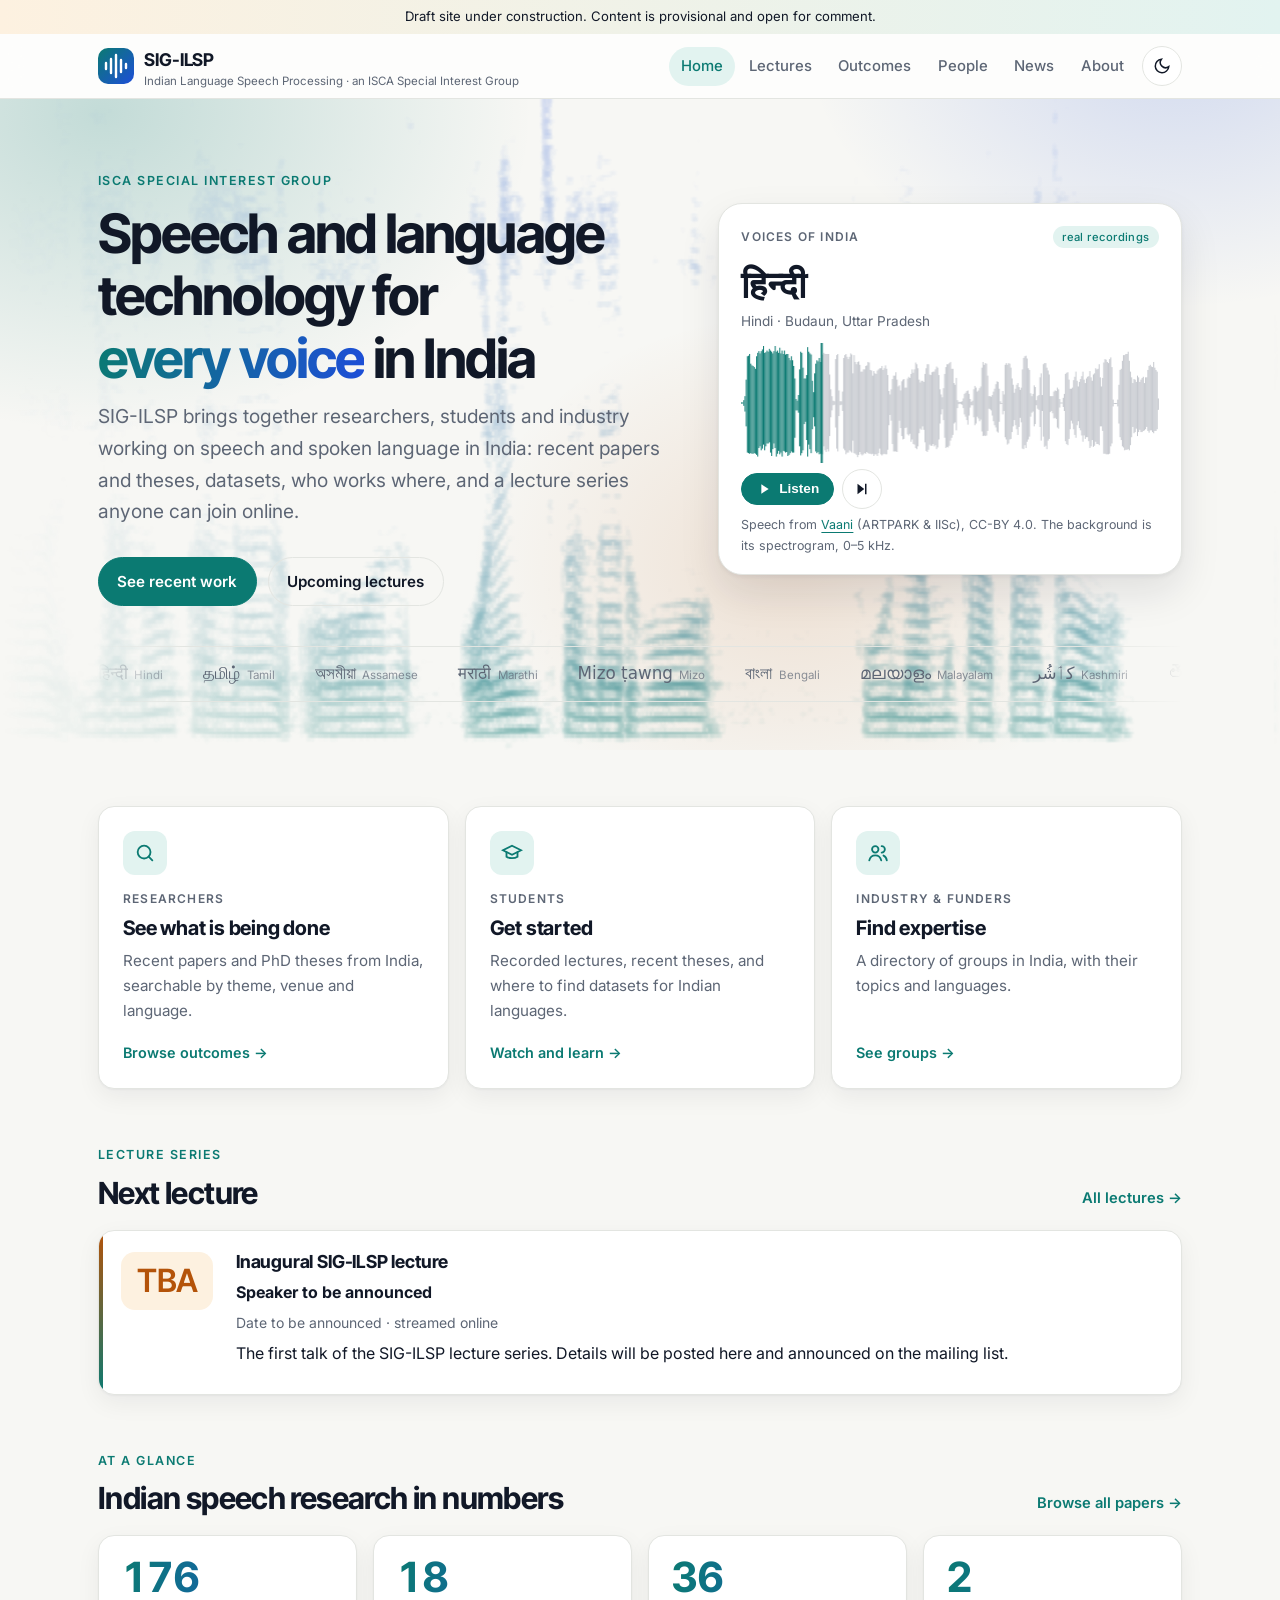
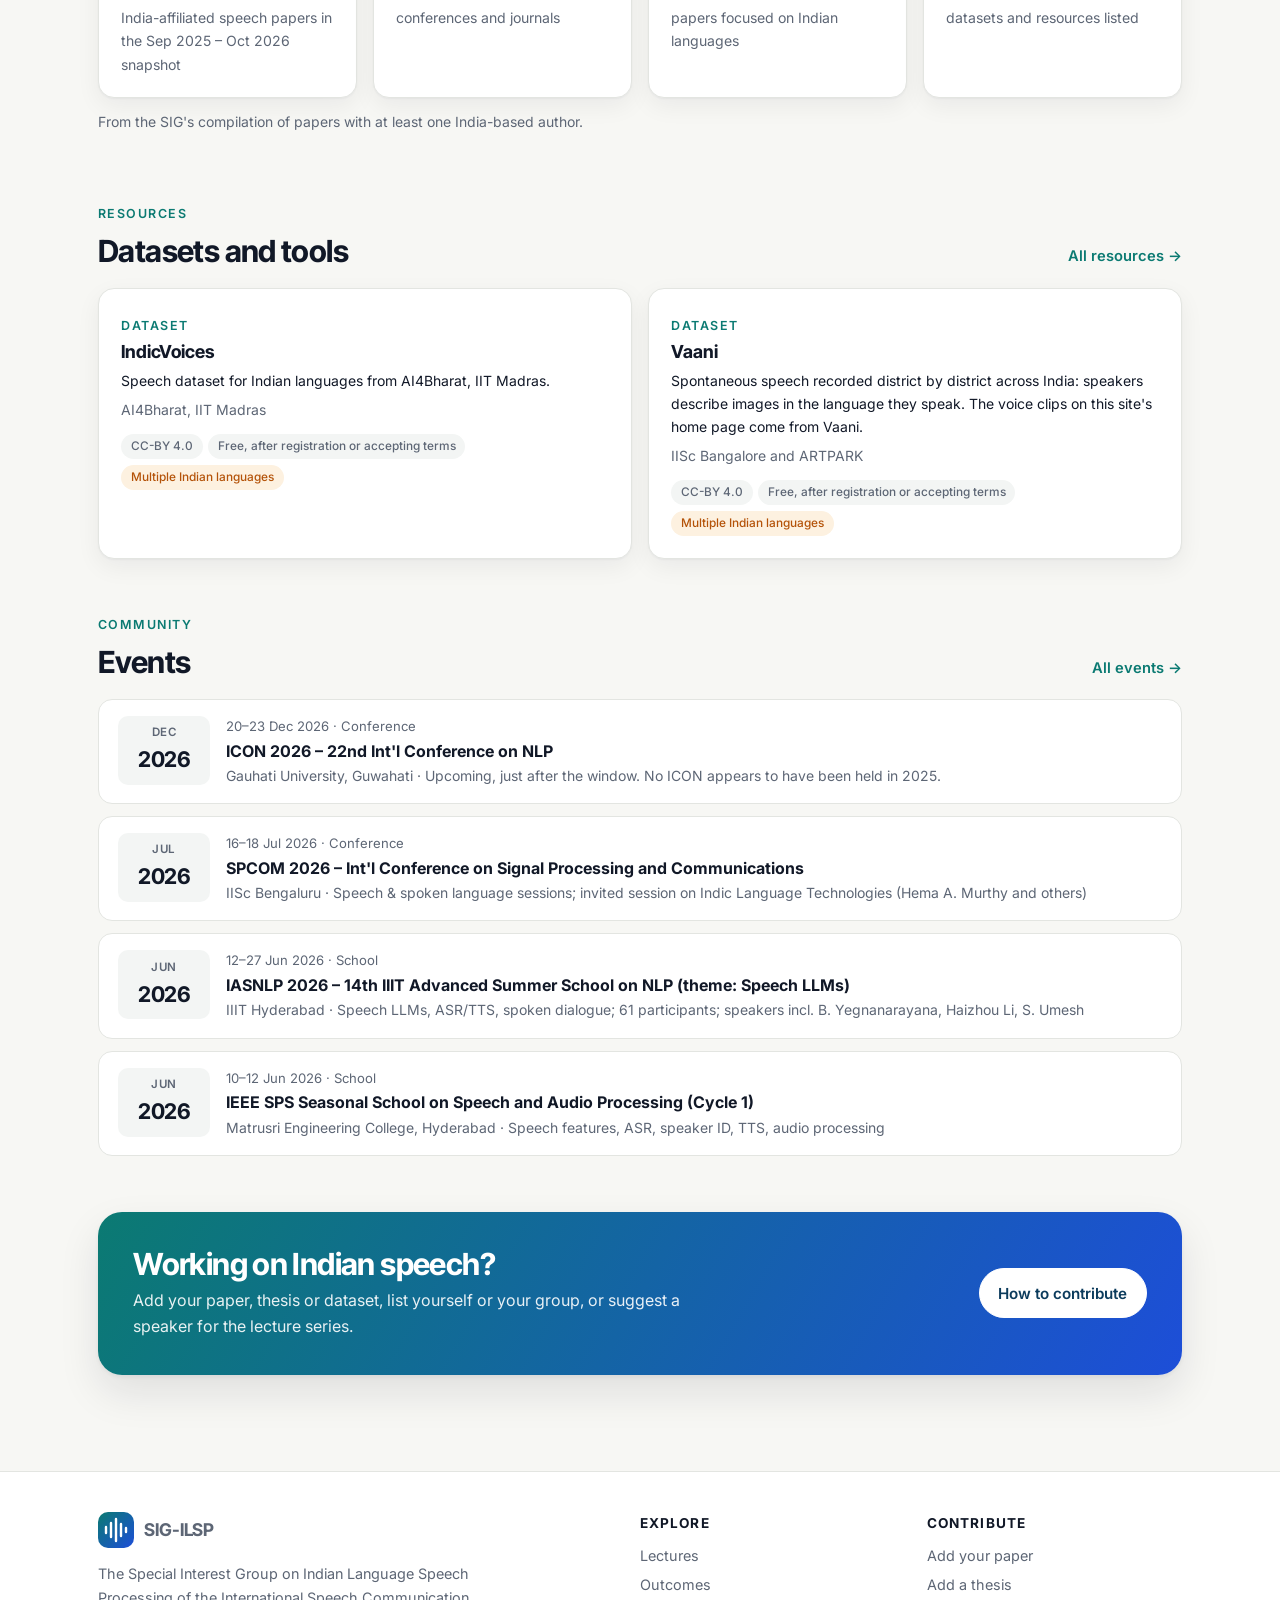
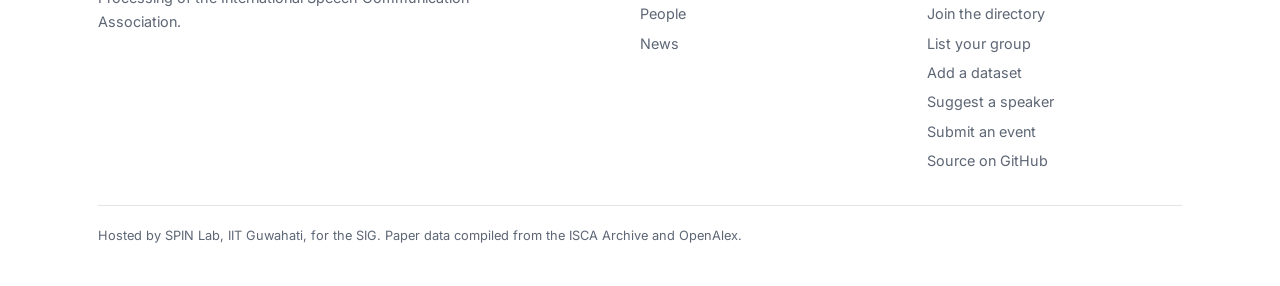
<file: index.html>
<!doctype html>
<html lang="en">
<head>
<meta charset="utf-8">
<meta name="viewport" content="width=device-width, initial-scale=1">
<title>SIG-ILSP · Indian Language Speech Processing</title>
<meta name="description" content="Research outcomes, datasets, people and lectures from the Indian speech research community.">
<script>try{var t=localStorage.getItem("sig-theme");if(t)document.documentElement.dataset.theme=t}catch(e){}</script>
<link rel="preconnect" href="https://fonts.googleapis.com">
<link rel="preconnect" href="https://fonts.gstatic.com" crossorigin>
<link href="https://fonts.googleapis.com/css2?family=Inter:wght@400;500;600;700&family=Inter+Tight:wght@600;700&display=swap" rel="stylesheet">
<link rel="stylesheet" href="assets/style.css?v=21">
</head>
<body data-page="home">
<main>

<section class="hero" style="padding-top:4.5rem">
  <canvas class="hero-spec" id="spec" aria-hidden="true"></canvas>
  <div class="wrap hero-grid">
    <div>
      <p class="eyebrow">ISCA Special Interest Group</p>
      <h1>Speech and language technology for <span class="grad">every voice</span> in India</h1>
      <p class="lede">SIG-ILSP brings together researchers, students and industry working on speech and spoken language in India: recent papers and theses, datasets, who works where, and a lecture series anyone can join online.</p>
      <div class="hero-actions">
        <a class="btn accent" href="outcomes.html">See recent work</a>
        <a class="btn ghost" href="lectures.html">Upcoming lectures</a>
      </div>
    </div>
    <div class="wave-card">
      <p class="card-kicker">Voices of India <span>real recordings</span></p>
      <div class="voice-word" id="voice-word" aria-live="polite"></div>
      <canvas class="wave" id="wave" aria-hidden="true"></canvas>
      <div class="player">
        <button class="btn accent sm" id="play-btn" type="button" aria-pressed="false"></button>
        <button class="icon-btn" id="next-btn" type="button" aria-label="Next language"></button>
      </div>
      <p class="cap" id="spec-cap">Speech from <a href="https://vaani.iisc.ac.in/">Vaani</a> (ARTPARK &amp; IISc), CC-BY 4.0. The background is its spectrogram, 0–5 kHz.</p>
    </div>
  </div>
  <div class="wrap"><div class="ticker" id="ticker" aria-hidden="true"></div></div>
</section>

<div class="wrap">

<section>
  <div class="paths">
    <a class="path reveal" href="outcomes.html">
      <div class="ico"><svg viewBox="0 0 24 24" fill="none" stroke="currentColor" stroke-width="2" stroke-linecap="round"><circle cx="11" cy="11" r="7"/><path d="M20 20l-4-4"/></svg></div>
      <div class="who">Researchers</div><h3>See what is being done</h3>
      <p>Recent papers and PhD theses from India, searchable by theme, venue and language.</p><span class="go">Browse outcomes</span></a>
    <a class="path reveal" href="lectures.html">
      <div class="ico"><svg viewBox="0 0 24 24" fill="none" stroke="currentColor" stroke-width="2" stroke-linecap="round"><path d="M2 9l10-5 10 5-10 5z"/><path d="M6 11v5c3 2 9 2 12 0v-5"/></svg></div>
      <div class="who">Students</div><h3>Get started</h3>
      <p>Recorded lectures, recent theses, and where to find datasets for Indian languages.</p><span class="go">Watch and learn</span></a>
    <a class="path reveal" href="people.html">
      <div class="ico"><svg viewBox="0 0 24 24" fill="none" stroke="currentColor" stroke-width="2" stroke-linecap="round"><circle cx="9" cy="8" r="3.5"/><path d="M2.5 20c.8-3.5 3.4-5.5 6.5-5.5s5.7 2 6.5 5.5"/><path d="M16 4.5a3.5 3.5 0 0 1 0 7M18 14.8c2 .7 3.2 2.5 3.6 5.2"/></svg></div>
      <div class="who">Industry &amp; funders</div><h3>Find expertise</h3>
      <p>A directory of groups in India, with their topics and languages.</p><span class="go">See groups</span></a>
  </div>
</section>

<section class="reveal">
  <div class="section-head"><div><p class="eyebrow">Lecture series</p><h2>Next lecture</h2></div><a href="lectures.html">All lectures</a></div>
  <div id="next-lecture"></div>
</section>

<section class="reveal">
  <div class="section-head"><div><p class="eyebrow">At a glance</p><h2>Indian speech research in numbers</h2></div><a href="outcomes.html">Browse all papers</a></div>
  <div class="stats" id="stats"></div>
  <p class="small muted" style="margin-top:.8rem">From the SIG's compilation of papers with at least one India-based author.</p>
</section>

<section class="reveal">
  <div class="section-head"><div><p class="eyebrow">Resources</p><h2>Datasets and tools</h2></div><a href="outcomes.html?view=resources">All resources</a></div>
  <div class="grid" id="resource-teasers"></div>
</section>

<section class="reveal">
  <div class="section-head"><div><p class="eyebrow">Community</p><h2>Events</h2></div><a href="news.html">All events</a></div>
  <ul class="event-list" id="events"></ul>
</section>

<div class="cta reveal">
  <div><h2>Working on Indian speech?</h2><p>Add your paper, thesis or dataset, list yourself or your group, or suggest a speaker for the lecture series.</p></div>
  <a class="btn" href="about.html#contribute">How to contribute</a>
</div>

</div>
</main>
<script src="assets/site.js?v=18"></script>
</body>
</html>
</file>
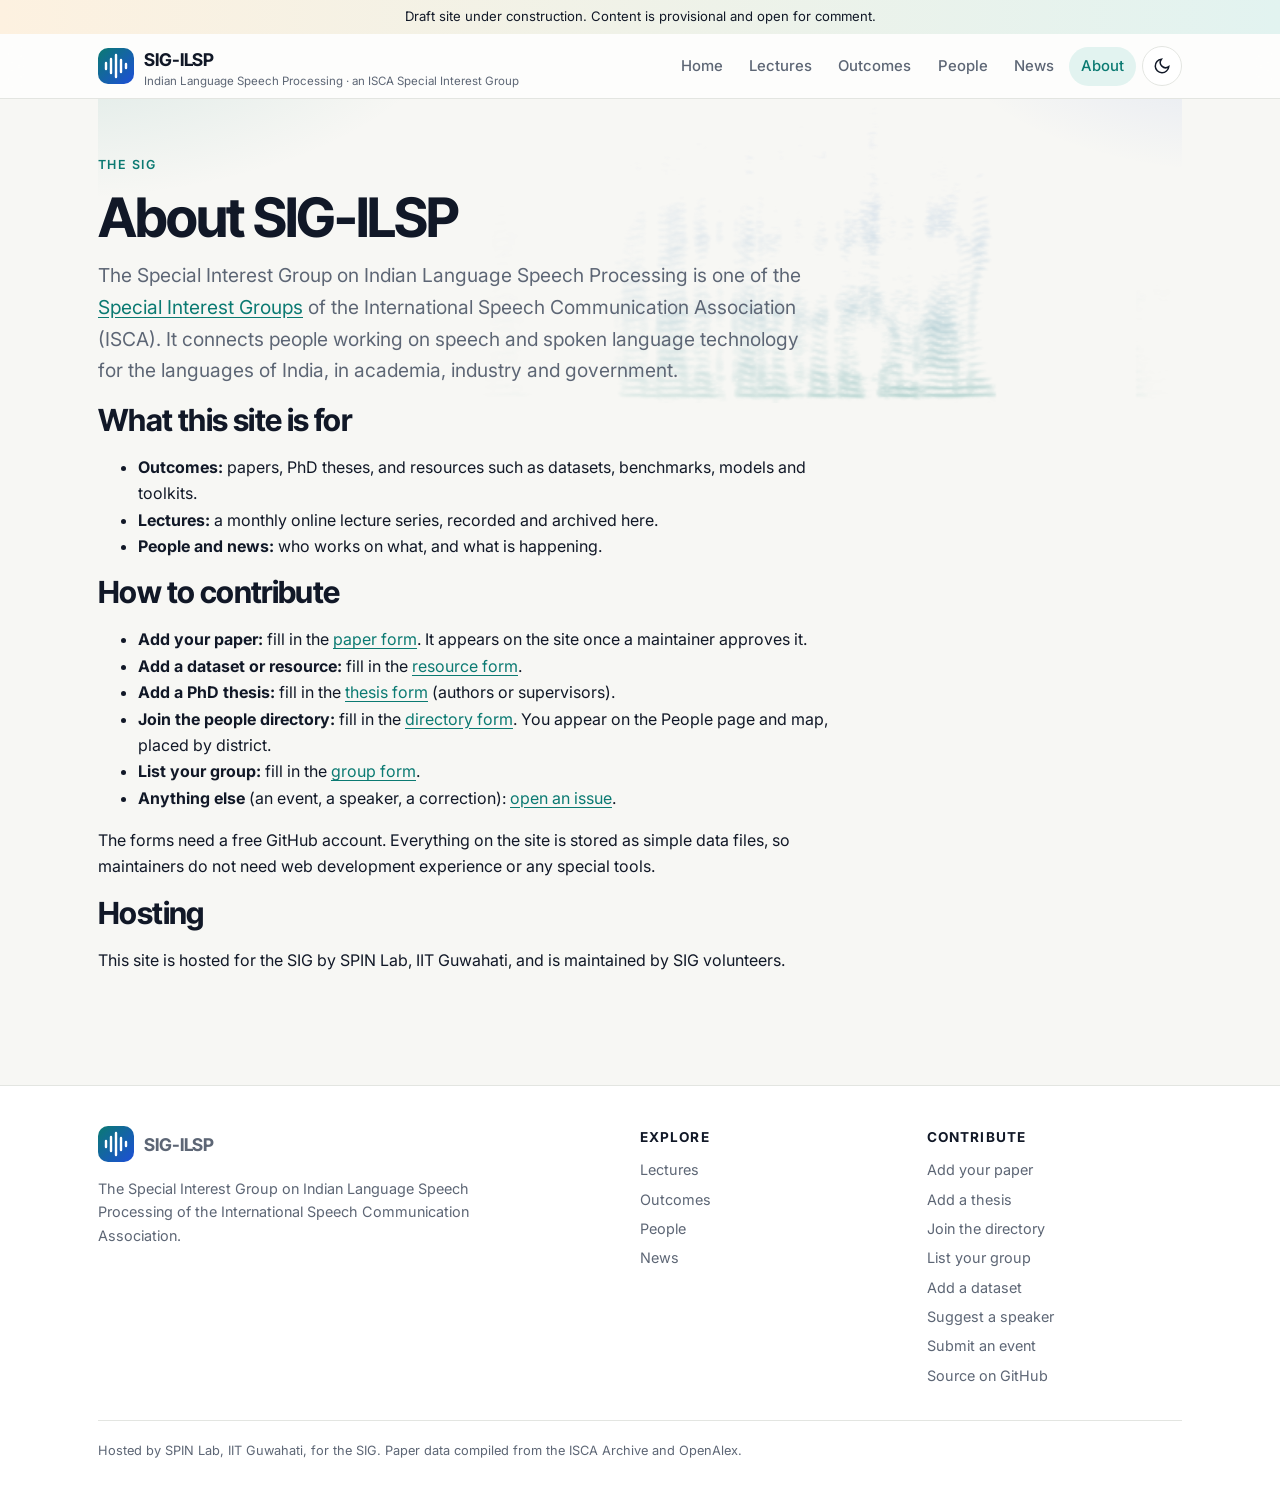
<file: about.html>
<!doctype html>
<html lang="en">
<head>
<meta charset="utf-8">
<meta name="viewport" content="width=device-width, initial-scale=1">
<title>About · SIG-ILSP</title>
<meta name="description" content="About the ISCA Special Interest Group on Indian Language Speech Processing.">
<script>try{var t=localStorage.getItem("sig-theme");if(t)document.documentElement.dataset.theme=t}catch(e){}</script>
<link rel="preconnect" href="https://fonts.googleapis.com">
<link rel="preconnect" href="https://fonts.gstatic.com" crossorigin>
<link href="https://fonts.googleapis.com/css2?family=Inter:wght@400;500;600;700&family=Inter+Tight:wght@600;700&display=swap" rel="stylesheet">
<link rel="stylesheet" href="assets/style.css?v=21">
</head>
<body data-page="about">
<main><div class="wrap">

<header class="page-head"><p class="eyebrow">The SIG</p><h1>About SIG-ILSP</h1><p class="lede">The Special Interest Group on Indian Language Speech Processing is one of the
<a href="https://isca-speech.org/Special-Interest-Groups">Special Interest Groups</a> of the International Speech Communication Association (ISCA). It connects people working on speech and spoken language technology for the languages of India, in academia, industry and government.</p></header>
<div style="max-width:46rem">

<h2>What this site is for</h2>
<ul>
  <li><b>Outcomes:</b> papers, PhD theses, and resources such as datasets, benchmarks, models and toolkits.</li>
  <li><b>Lectures:</b> a monthly online lecture series, recorded and archived here.</li>
  <li><b>People and news:</b> who works on what, and what is happening.</li>
</ul>
<h2 id="contribute">How to contribute</h2>
<ul>
  <li><b>Add your paper:</b> fill in the <a href="https://github.com/spinlabiitg/sig-ilsp/issues/new?template=paper.yml">paper form</a>. It appears on the site once a maintainer approves it.</li>
  <li><b>Add a dataset or resource:</b> fill in the <a href="https://github.com/spinlabiitg/sig-ilsp/issues/new?template=resource.yml">resource form</a>.</li>
  <li><b>Add a PhD thesis:</b> fill in the <a href="https://github.com/spinlabiitg/sig-ilsp/issues/new?template=thesis.yml">thesis form</a> (authors or supervisors).</li>
  <li><b>Join the people directory:</b> fill in the <a href="https://github.com/spinlabiitg/sig-ilsp/issues/new?template=person.yml">directory form</a>. You appear on the People page and map, placed by district.</li>
  <li><b>List your group:</b> fill in the <a href="https://github.com/spinlabiitg/sig-ilsp/issues/new?template=group.yml">group form</a>.</li>
  <li><b>Anything else</b> (an event, a speaker, a correction): <a href="https://github.com/spinlabiitg/sig-ilsp/issues/new">open an issue</a>.</li>
</ul>
<p>The forms need a free GitHub account. Everything on the site is stored as simple data files, so maintainers do not need web development experience or any special tools.</p>
<h2>Hosting</h2>
<p>This site is hosted for the SIG by SPIN Lab, IIT Guwahati, and is maintained by SIG volunteers.</p>
</div>

</div></main>
<script src="assets/site.js?v=18"></script>
</body>
</html>
</file>
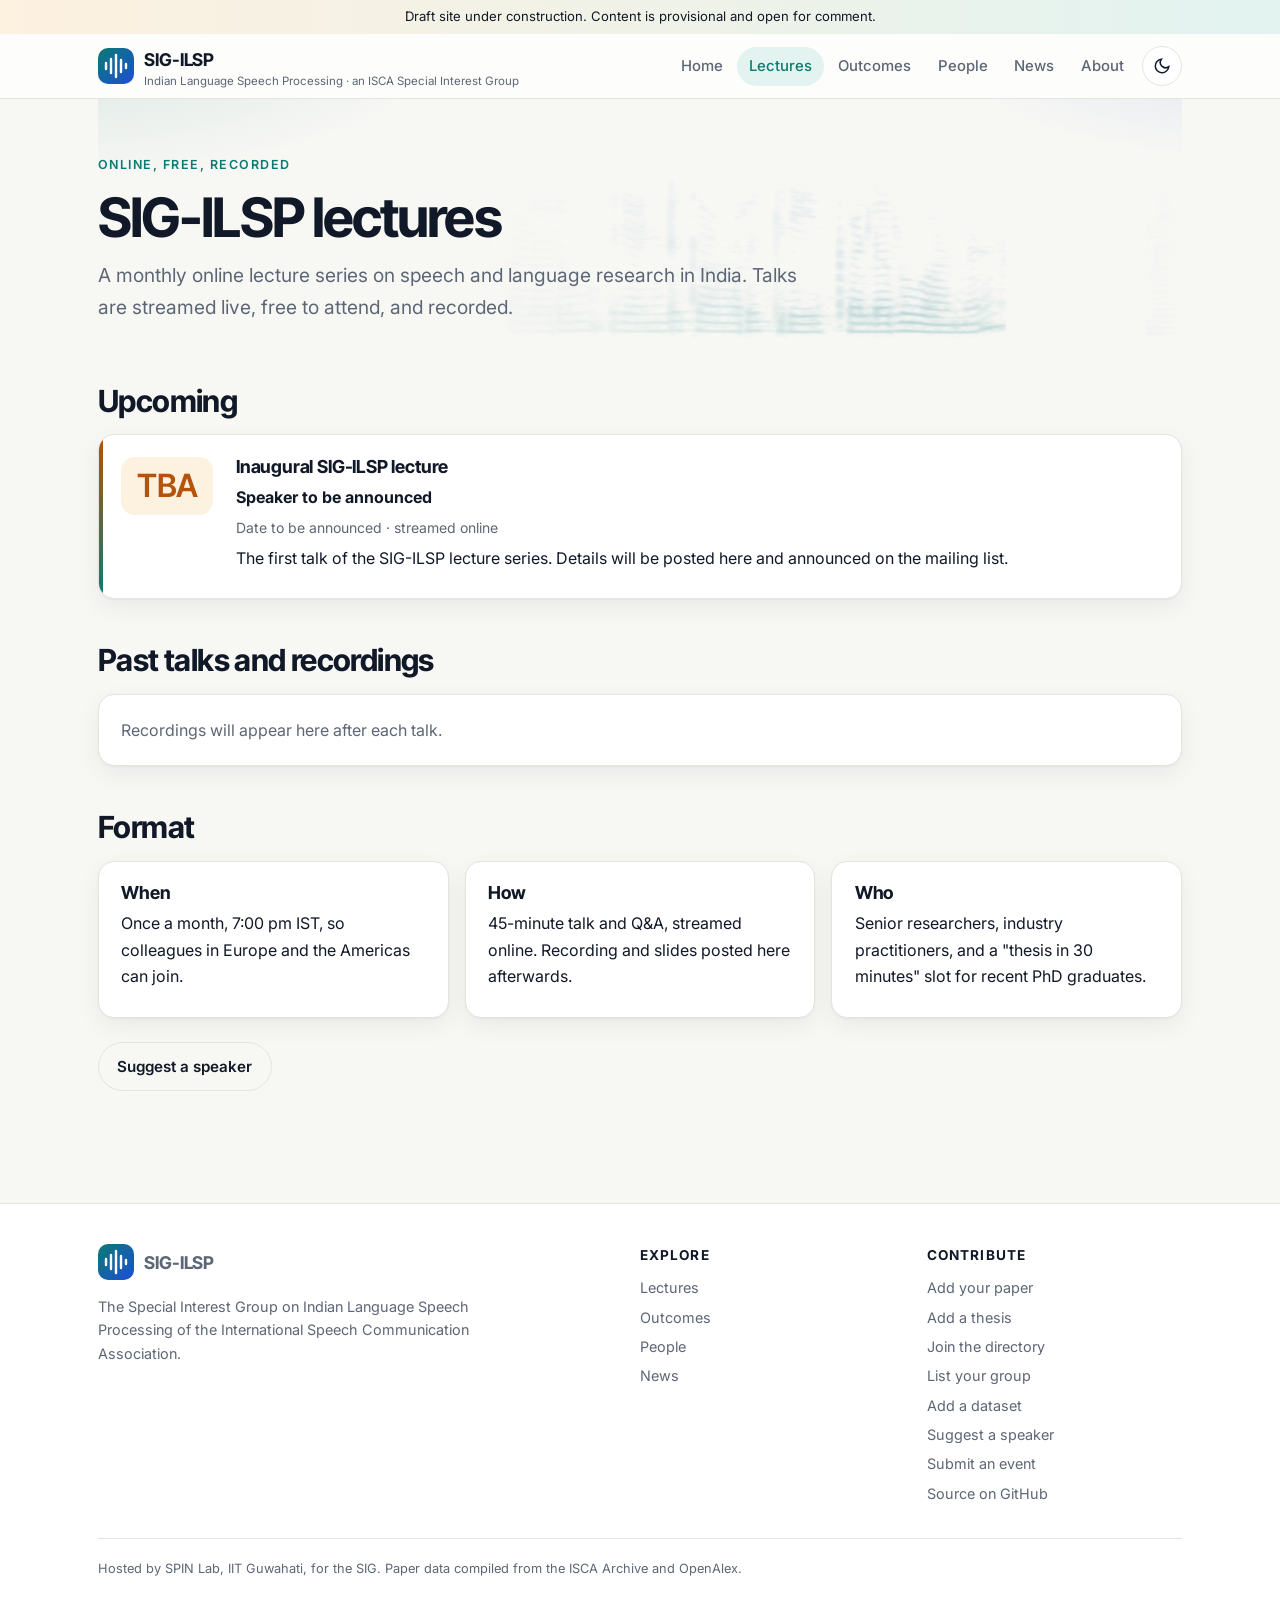
<file: lectures.html>
<!doctype html>
<html lang="en">
<head>
<meta charset="utf-8">
<meta name="viewport" content="width=device-width, initial-scale=1">
<title>Lectures · SIG-ILSP</title>
<meta name="description" content="SIG-ILSP online lecture series on Indian speech research.">
<script>try{var t=localStorage.getItem("sig-theme");if(t)document.documentElement.dataset.theme=t}catch(e){}</script>
<link rel="preconnect" href="https://fonts.googleapis.com">
<link rel="preconnect" href="https://fonts.gstatic.com" crossorigin>
<link href="https://fonts.googleapis.com/css2?family=Inter:wght@400;500;600;700&family=Inter+Tight:wght@600;700&display=swap" rel="stylesheet">
<link rel="stylesheet" href="assets/style.css?v=21">
</head>
<body data-page="lectures">
<main><div class="wrap">

<header class="page-head"><p class="eyebrow">Online, free, recorded</p><h1>SIG-ILSP lectures</h1><p class="lede">A monthly online lecture series on speech and language research in India. Talks are streamed live, free to attend, and recorded.</p></header>


<h2>Upcoming</h2>
<div id="upcoming" class="grid" style="grid-template-columns:1fr"></div>

<h2>Past talks and recordings</h2>
<div id="past" class="grid" style="grid-template-columns:1fr"></div>

<h2>Format</h2>
<div class="grid">
  <div class="card"><h3>When</h3><p>Once a month, 7:00 pm IST, so colleagues in Europe and the Americas can join.</p></div>
  <div class="card"><h3>How</h3><p>45-minute talk and Q&amp;A, streamed online. Recording and slides posted here afterwards.</p></div>
  <div class="card"><h3>Who</h3><p>Senior researchers, industry practitioners, and a "thesis in 30 minutes" slot for recent PhD graduates.</p></div>
</div>
<p style="margin-top:1.5rem"><a class="btn ghost" href="https://github.com/spinlabiitg/sig-ilsp/issues/new?title=Lecture%20suggestion%3A%20">Suggest a speaker</a></p>

</div></main>
<script src="assets/site.js?v=18"></script>
</body>
</html>
</file>
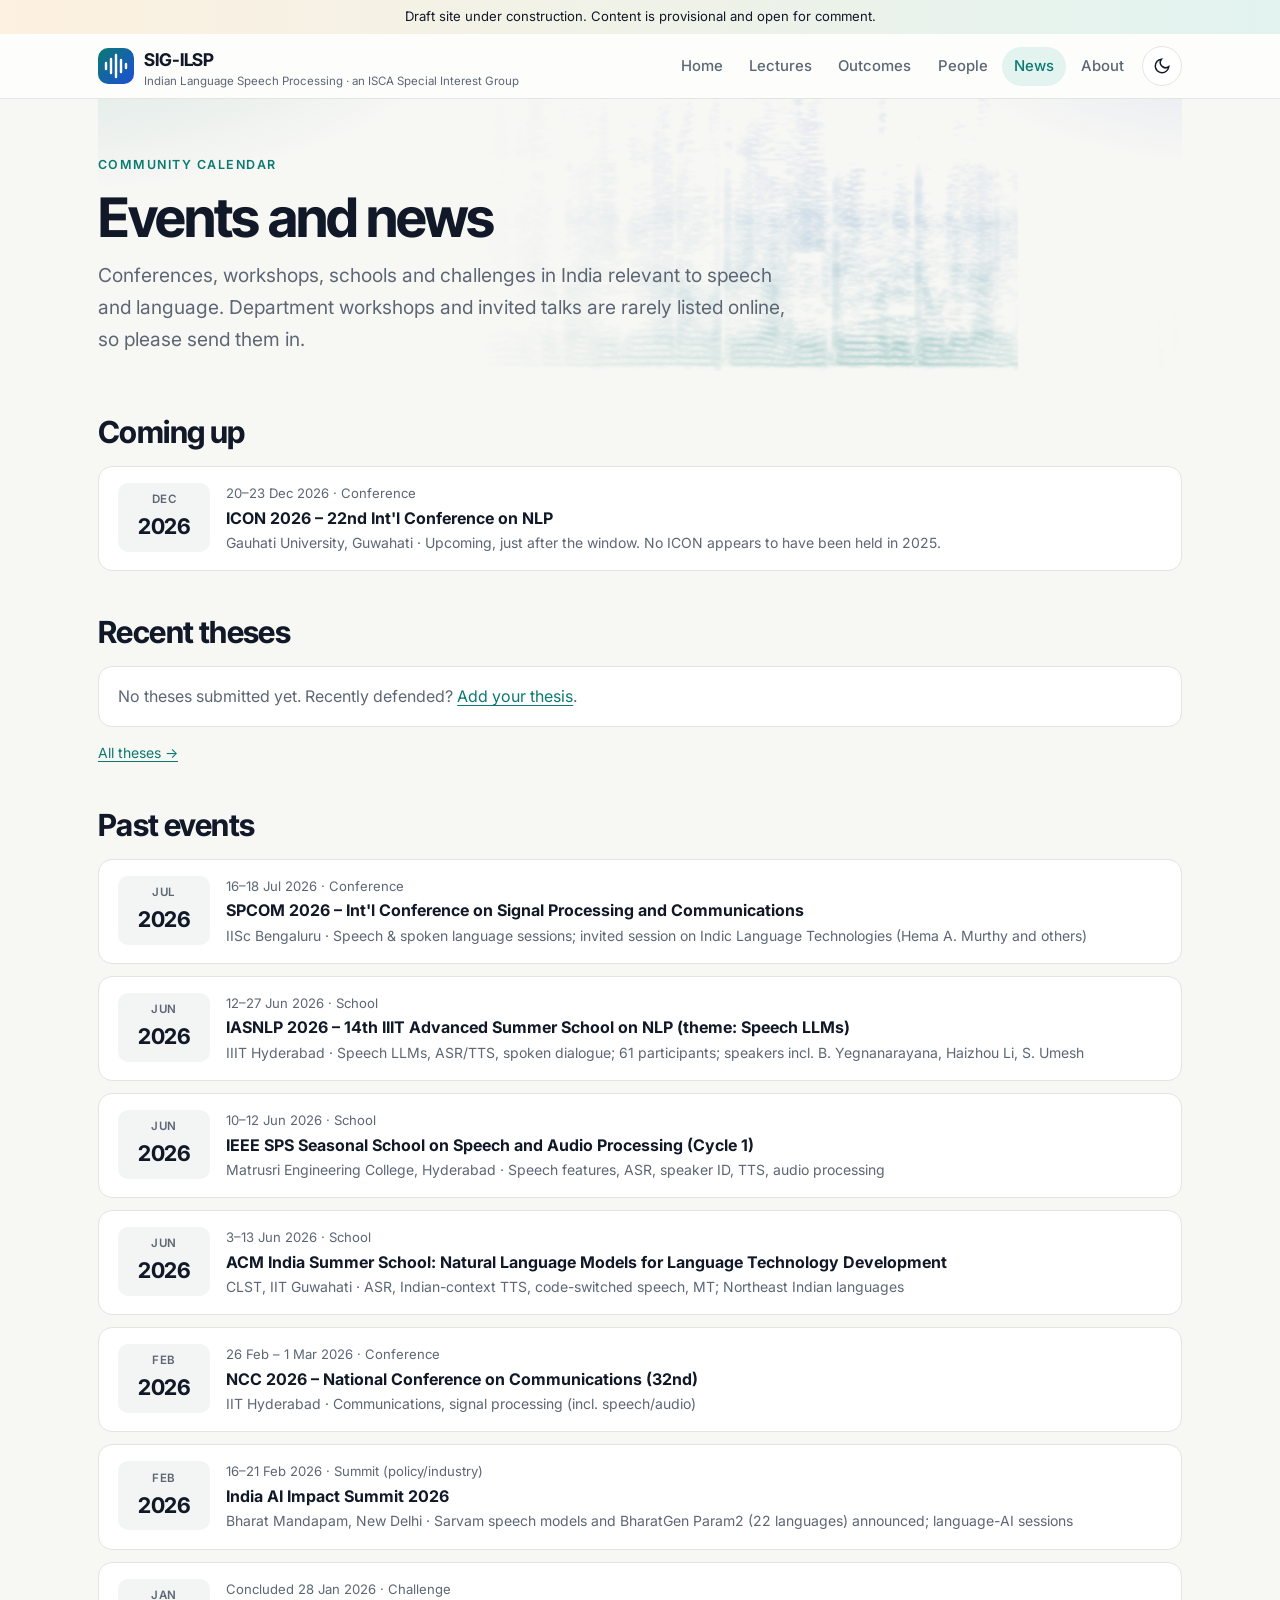
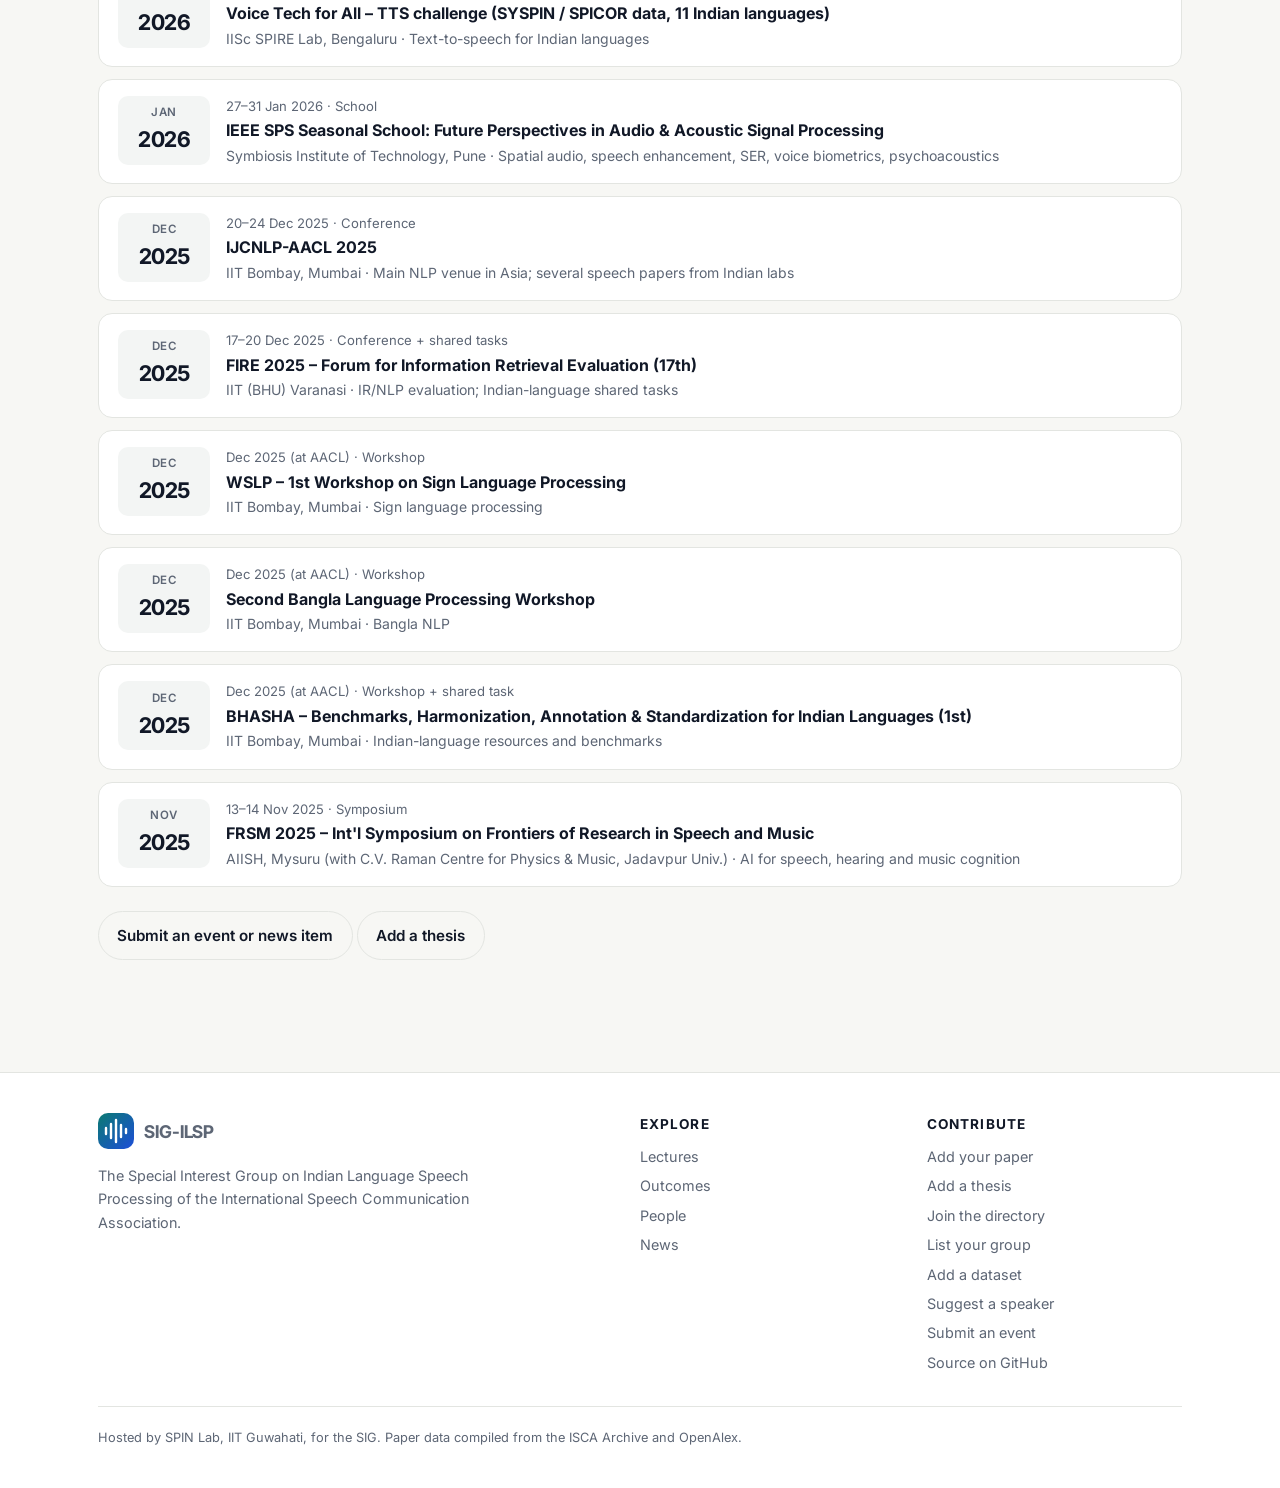
<file: news.html>
<!doctype html>
<html lang="en">
<head>
<meta charset="utf-8">
<meta name="viewport" content="width=device-width, initial-scale=1">
<title>News · SIG-ILSP</title>
<meta name="description" content="Speech and language events in India.">
<script>try{var t=localStorage.getItem("sig-theme");if(t)document.documentElement.dataset.theme=t}catch(e){}</script>
<link rel="preconnect" href="https://fonts.googleapis.com">
<link rel="preconnect" href="https://fonts.gstatic.com" crossorigin>
<link href="https://fonts.googleapis.com/css2?family=Inter:wght@400;500;600;700&family=Inter+Tight:wght@600;700&display=swap" rel="stylesheet">
<link rel="stylesheet" href="assets/style.css?v=21">
</head>
<body data-page="news">
<main><div class="wrap">

<header class="page-head"><p class="eyebrow">Community calendar</p><h1>Events and news</h1><p class="lede">Conferences, workshops, schools and challenges in India relevant to speech and language. Department workshops and invited talks are rarely listed online, so please send them in.</p></header>

<h2>Coming up</h2>
<ul class="event-list" id="up"></ul>
<h2>Recent theses</h2>
<ul class="paper-list" id="theses"></ul>
<p class="small"><a href="outcomes.html?kind=thesis">All theses →</a></p>
<h2>Past events</h2>
<ul class="event-list" id="past"></ul>
<p style="margin-top:1.5rem"><a class="btn ghost" href="https://github.com/spinlabiitg/sig-ilsp/issues/new?title=Event%3A%20">Submit an event or news item</a> <a class="btn ghost" href="https://github.com/spinlabiitg/sig-ilsp/issues/new?template=thesis.yml">Add a thesis</a></p>

</div></main>
<script src="assets/site.js?v=18"></script>
</body>
</html>
</file>
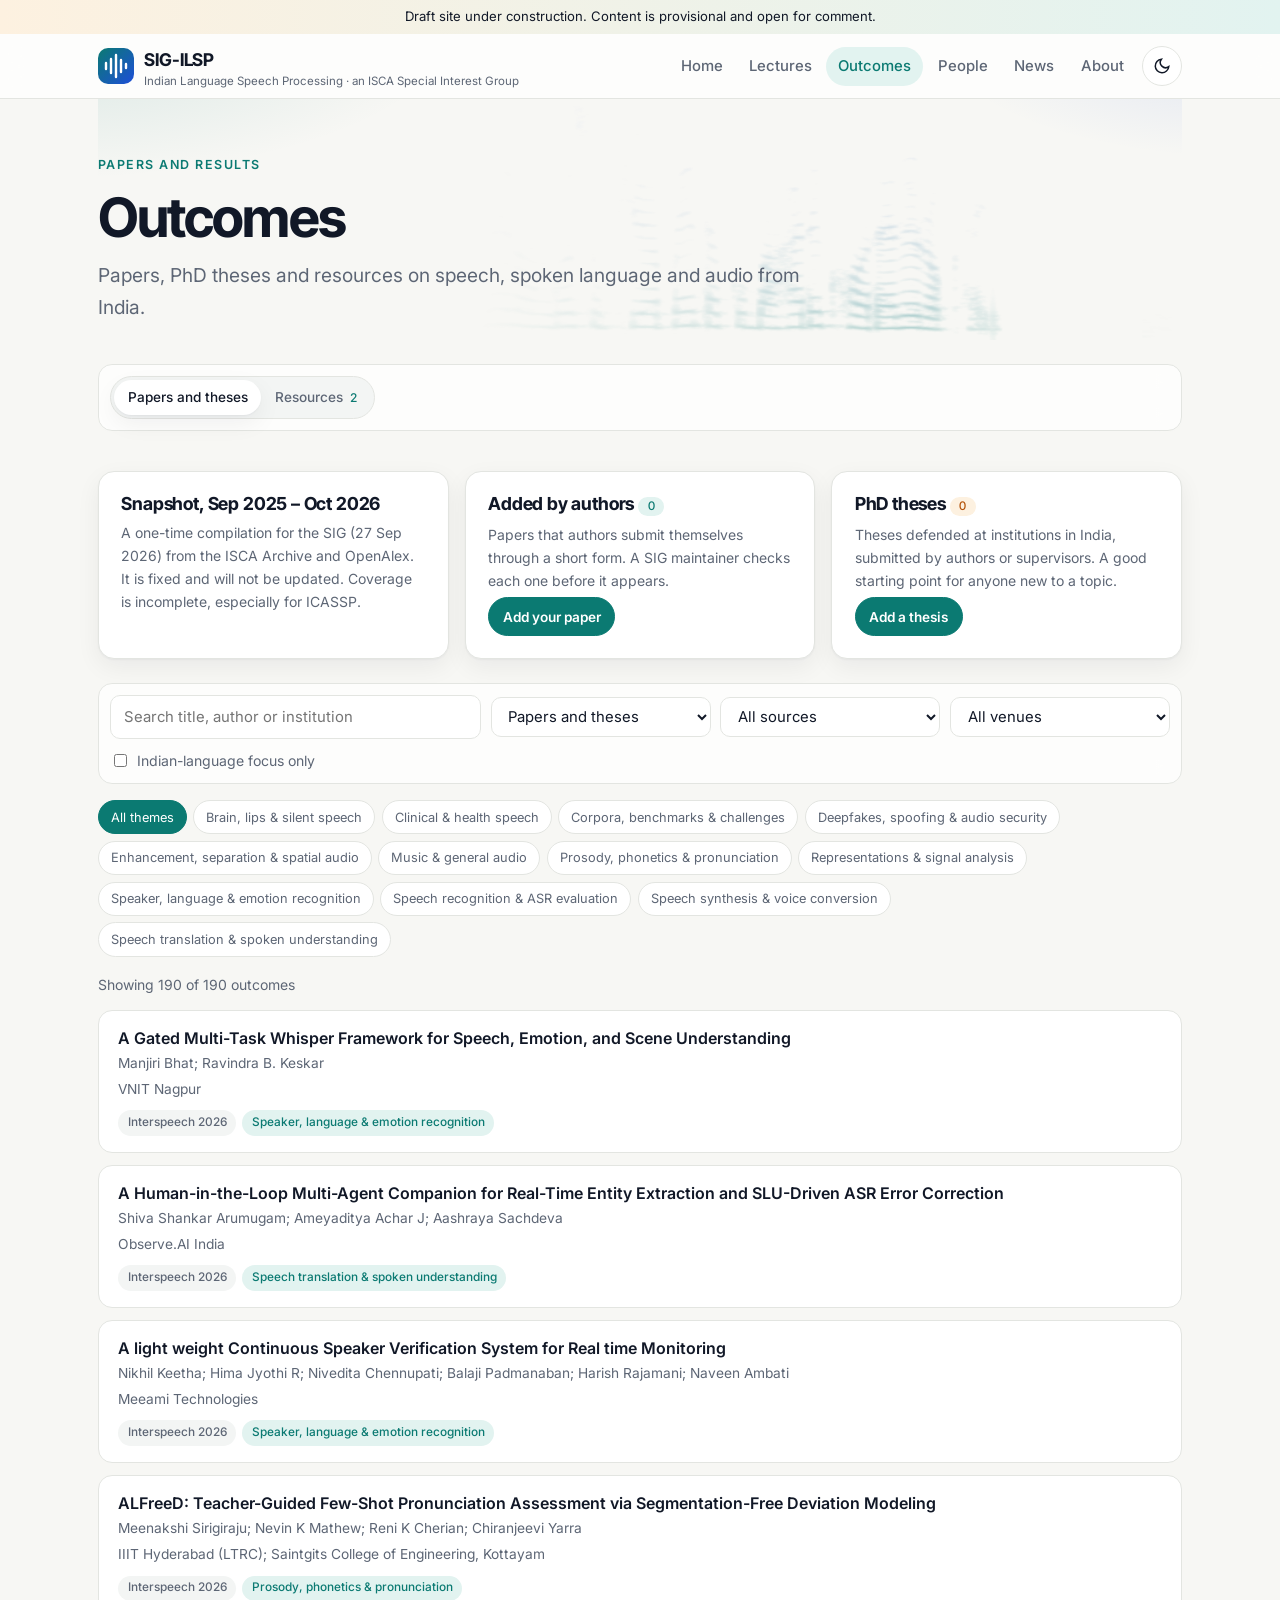
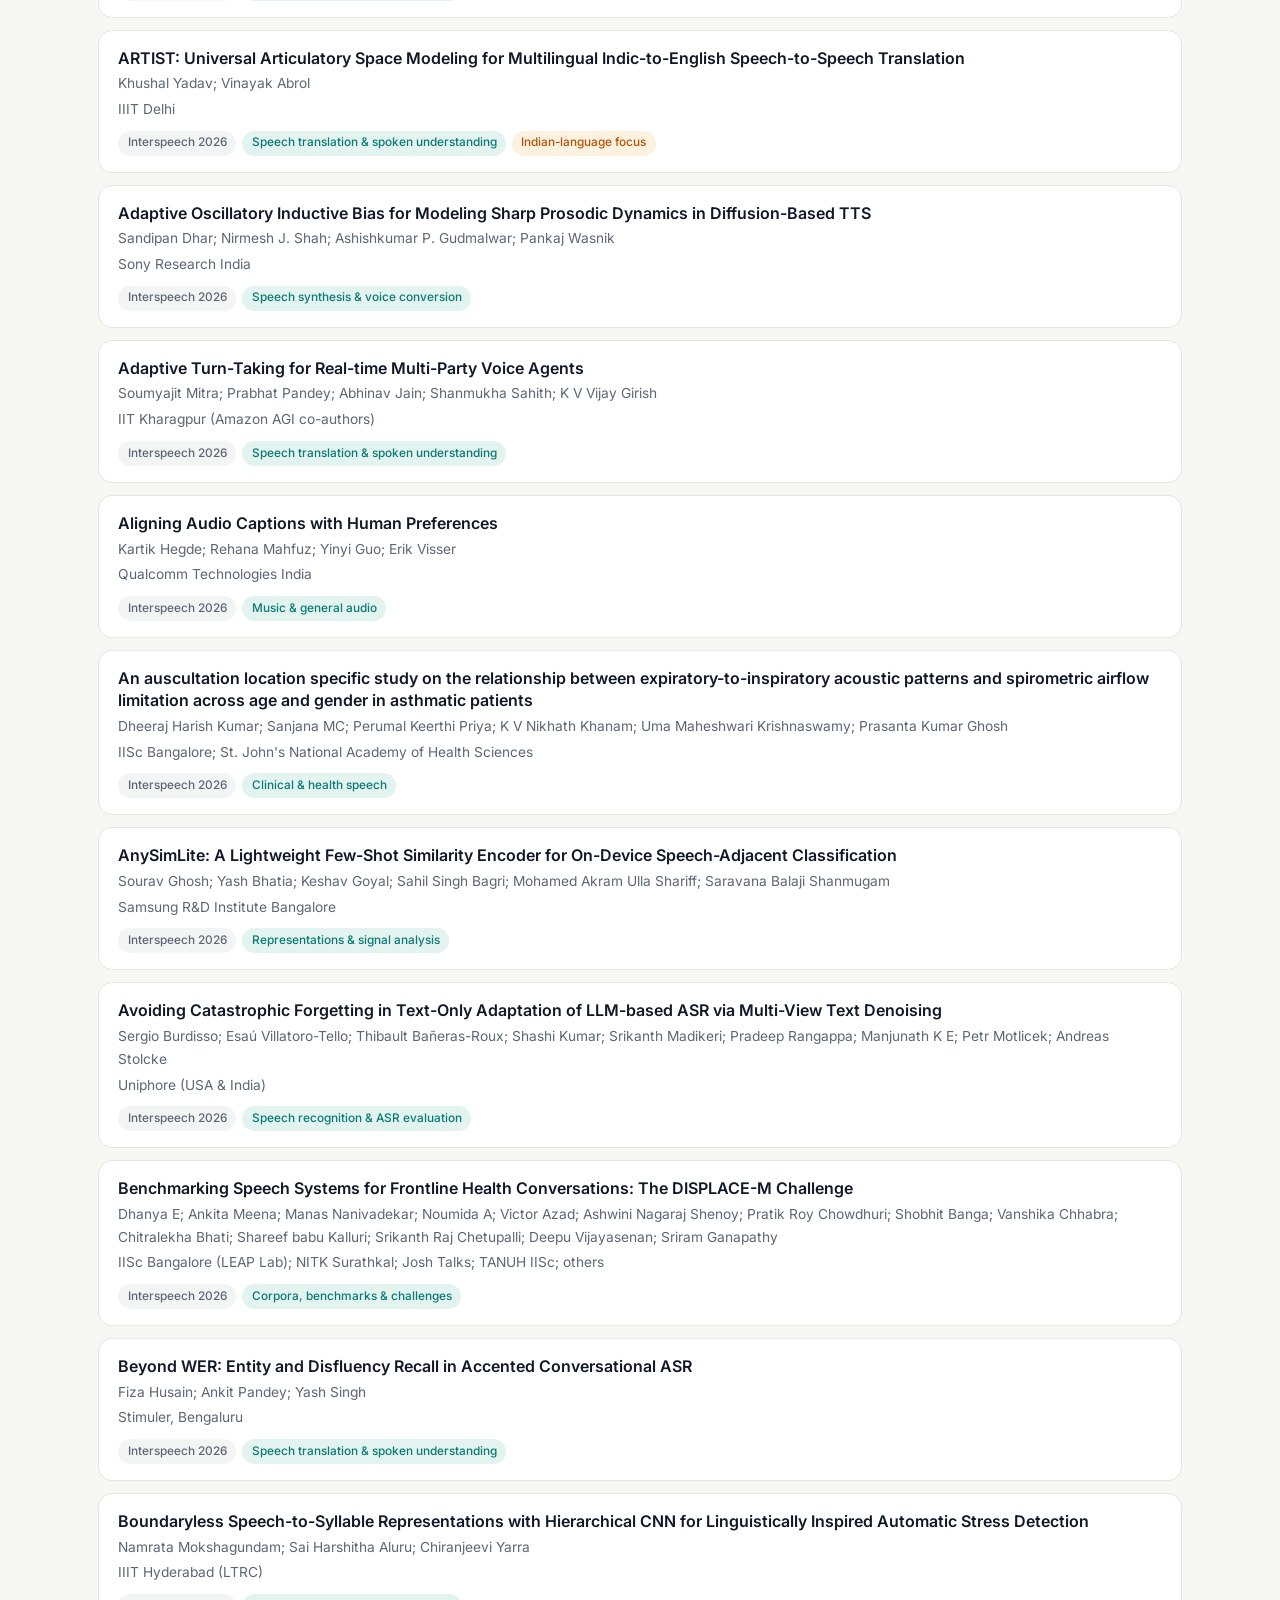
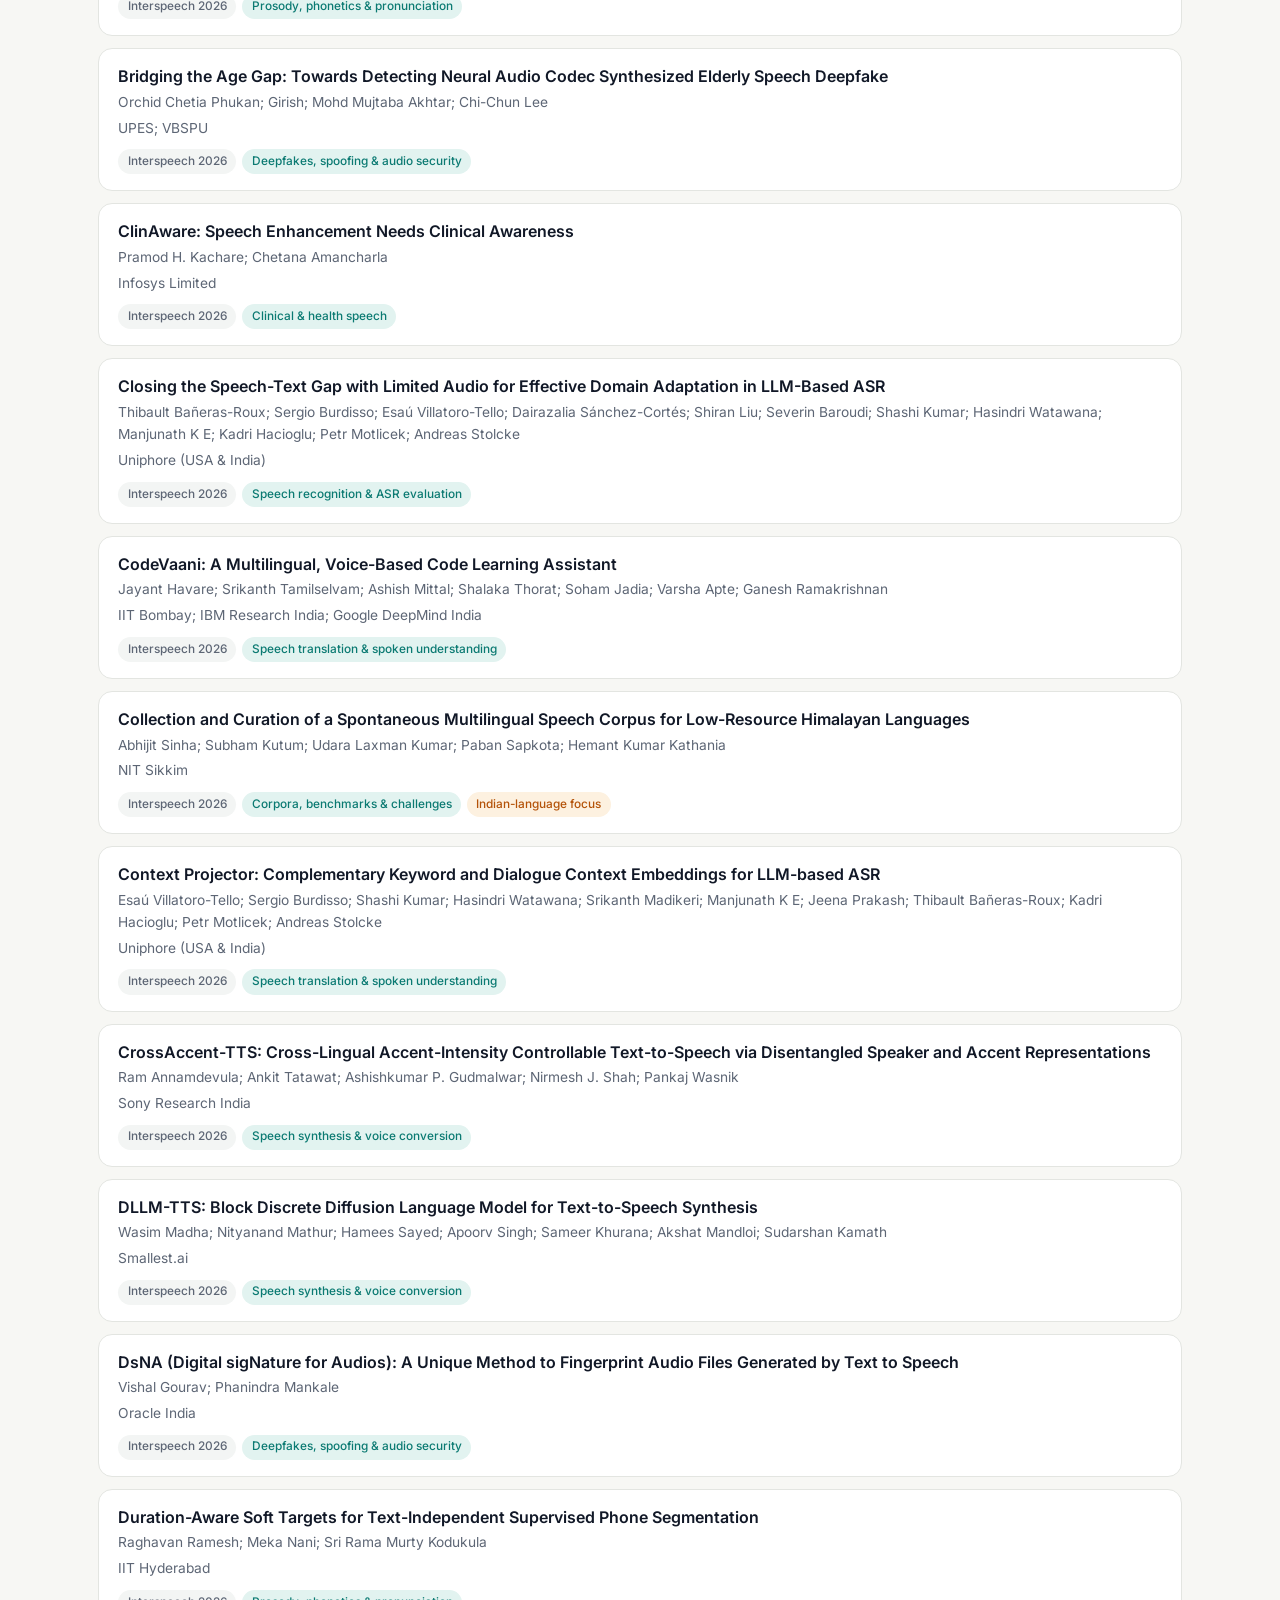
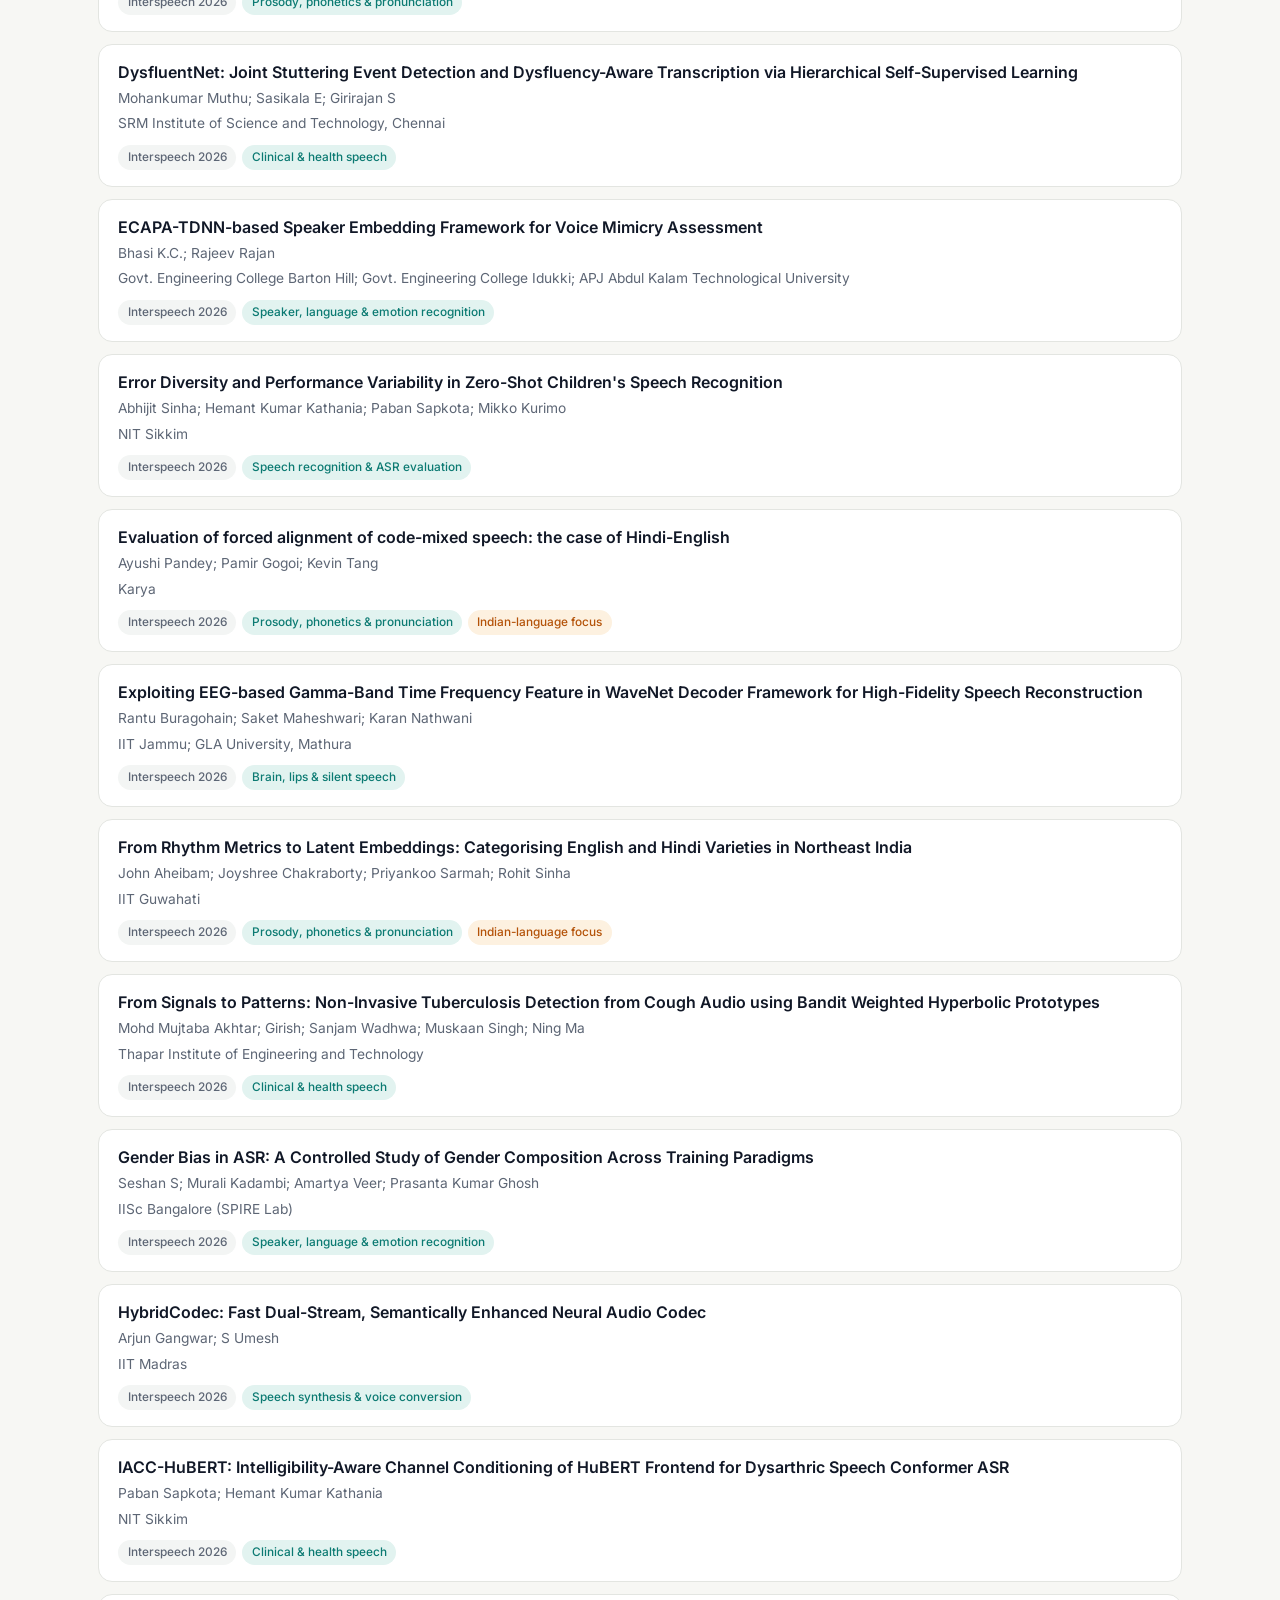
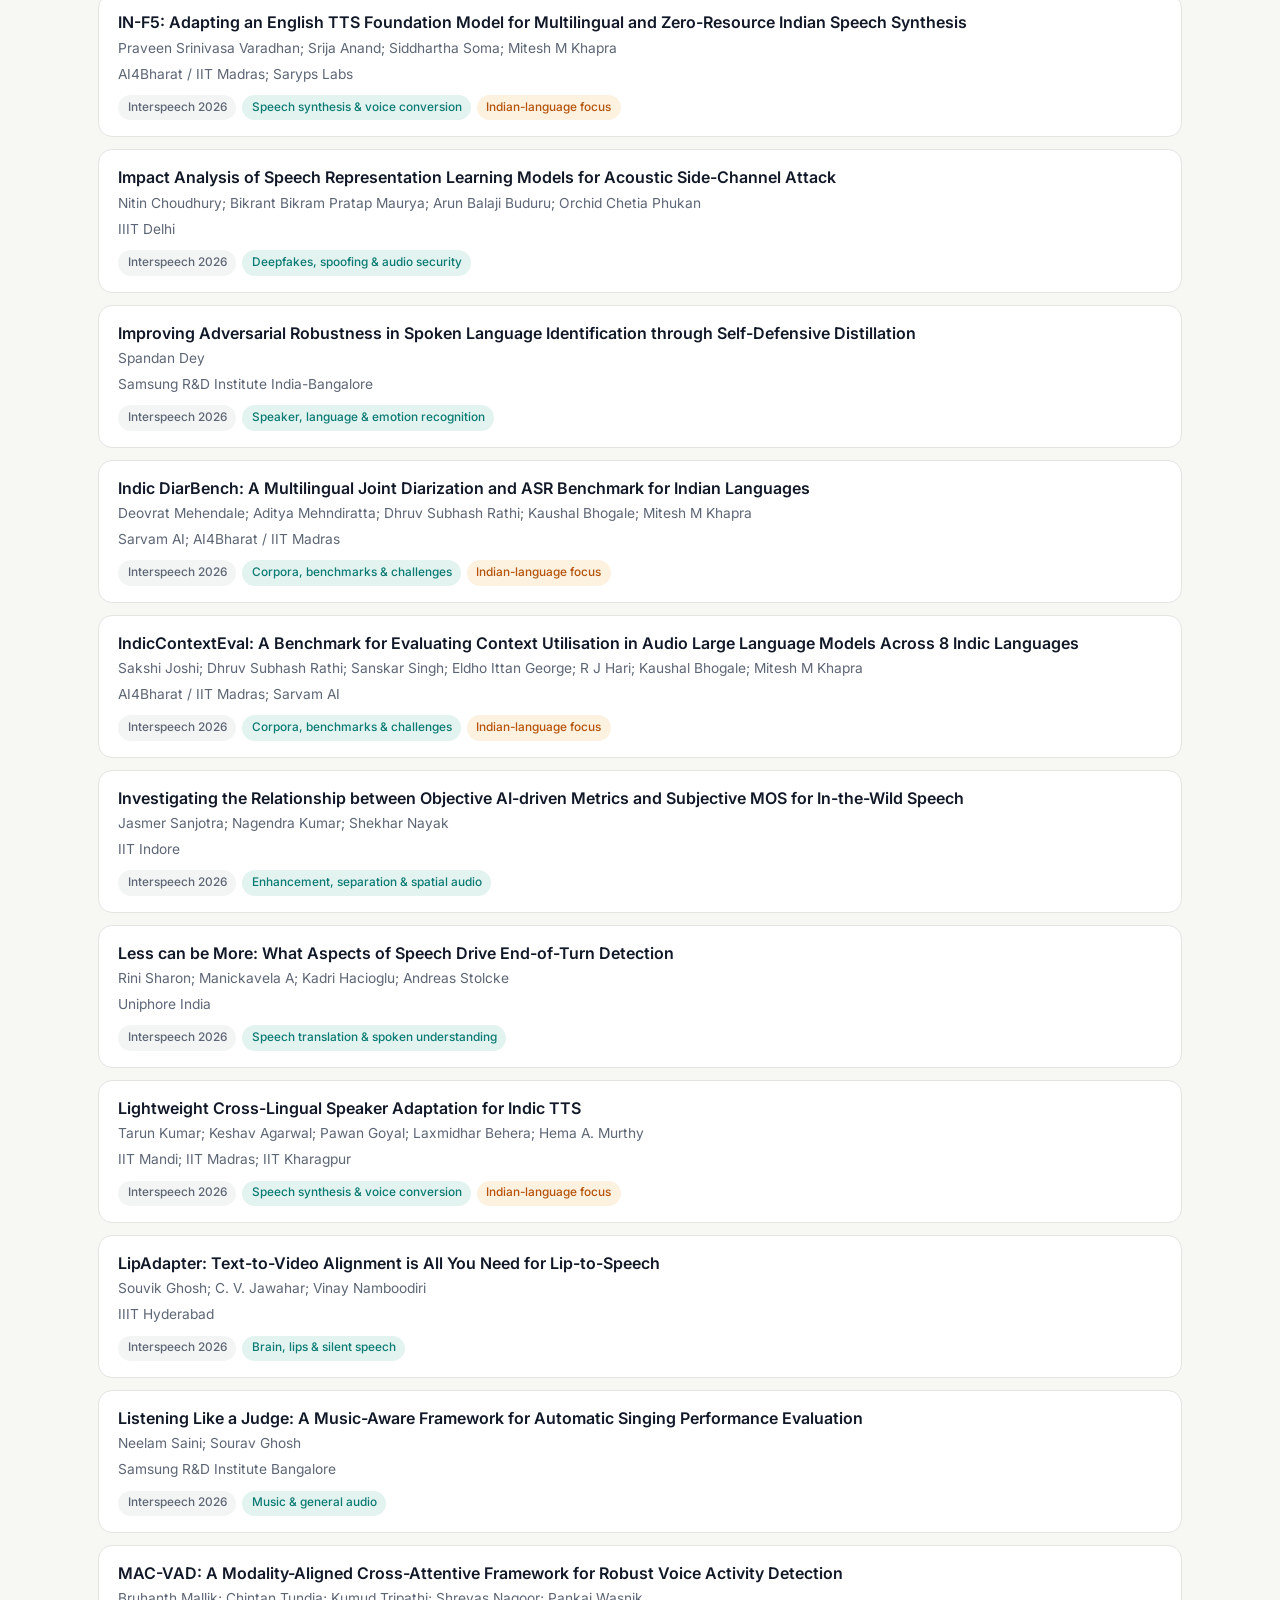
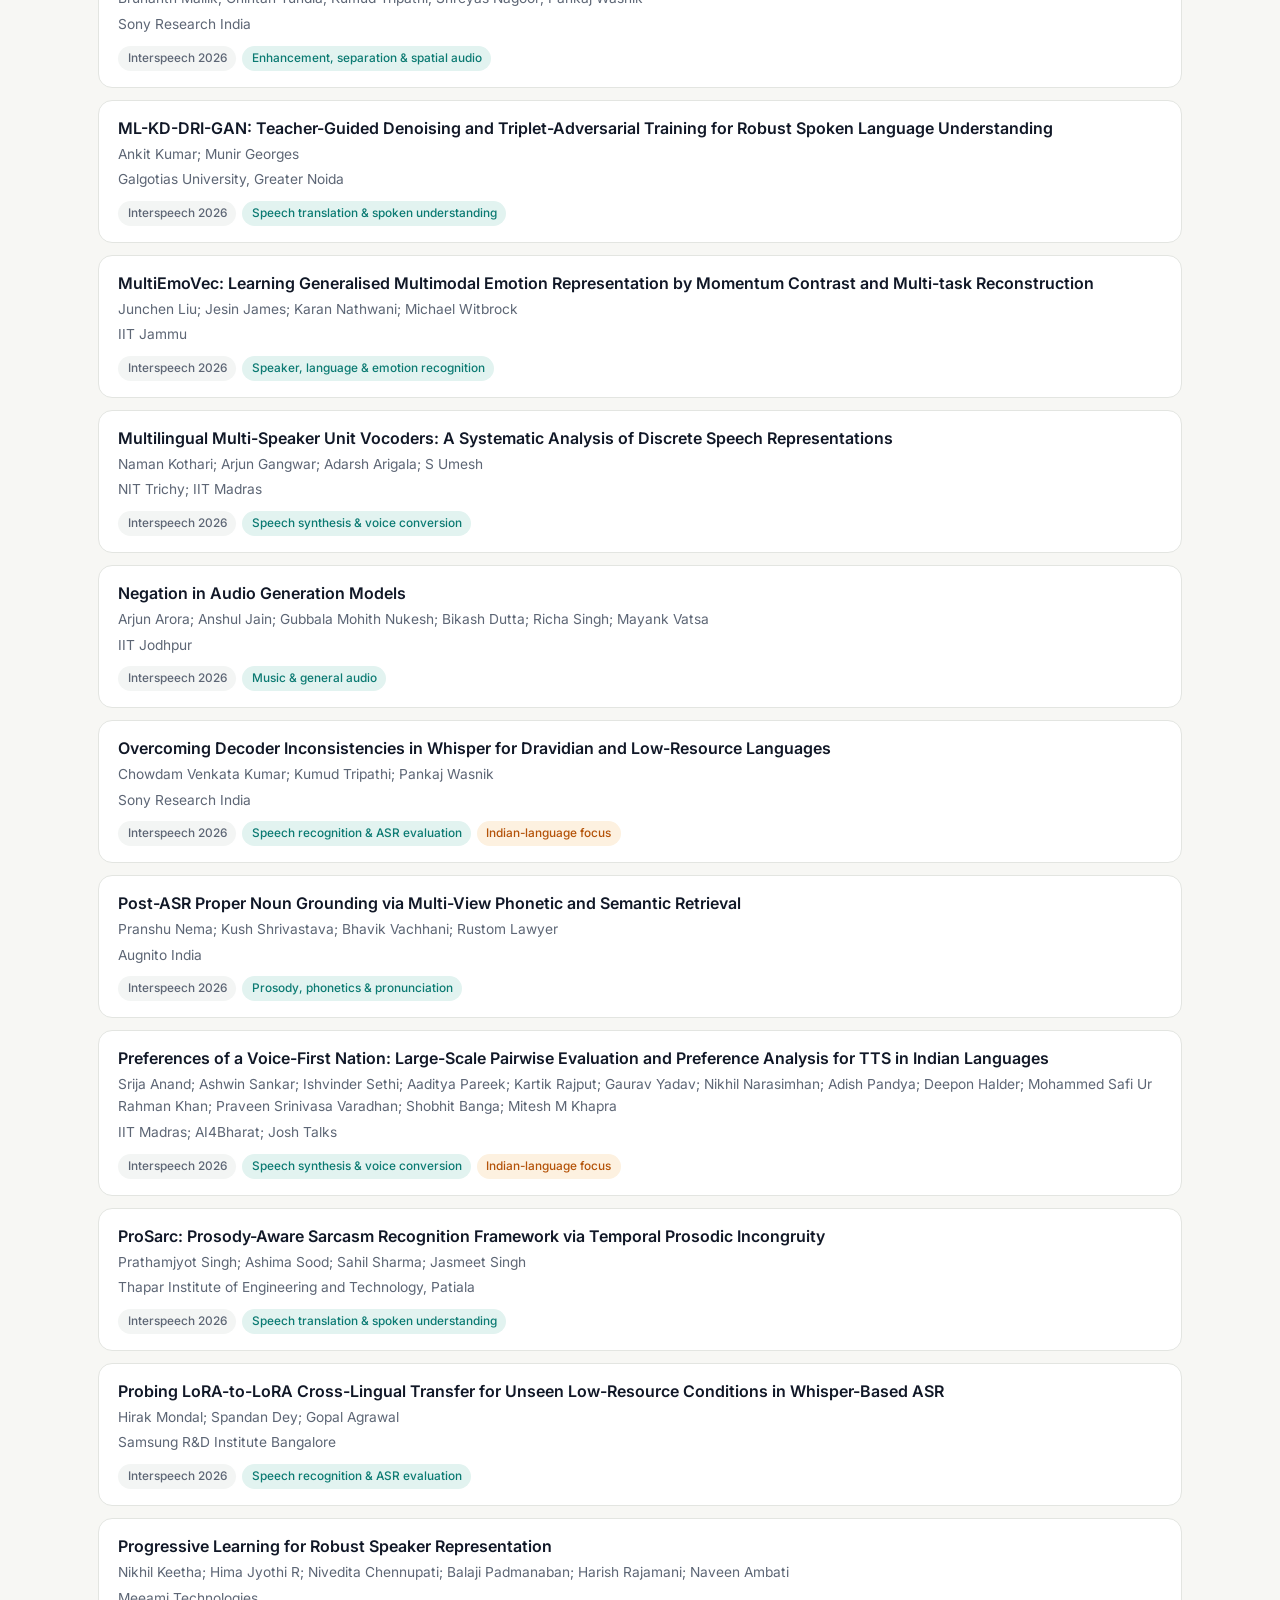
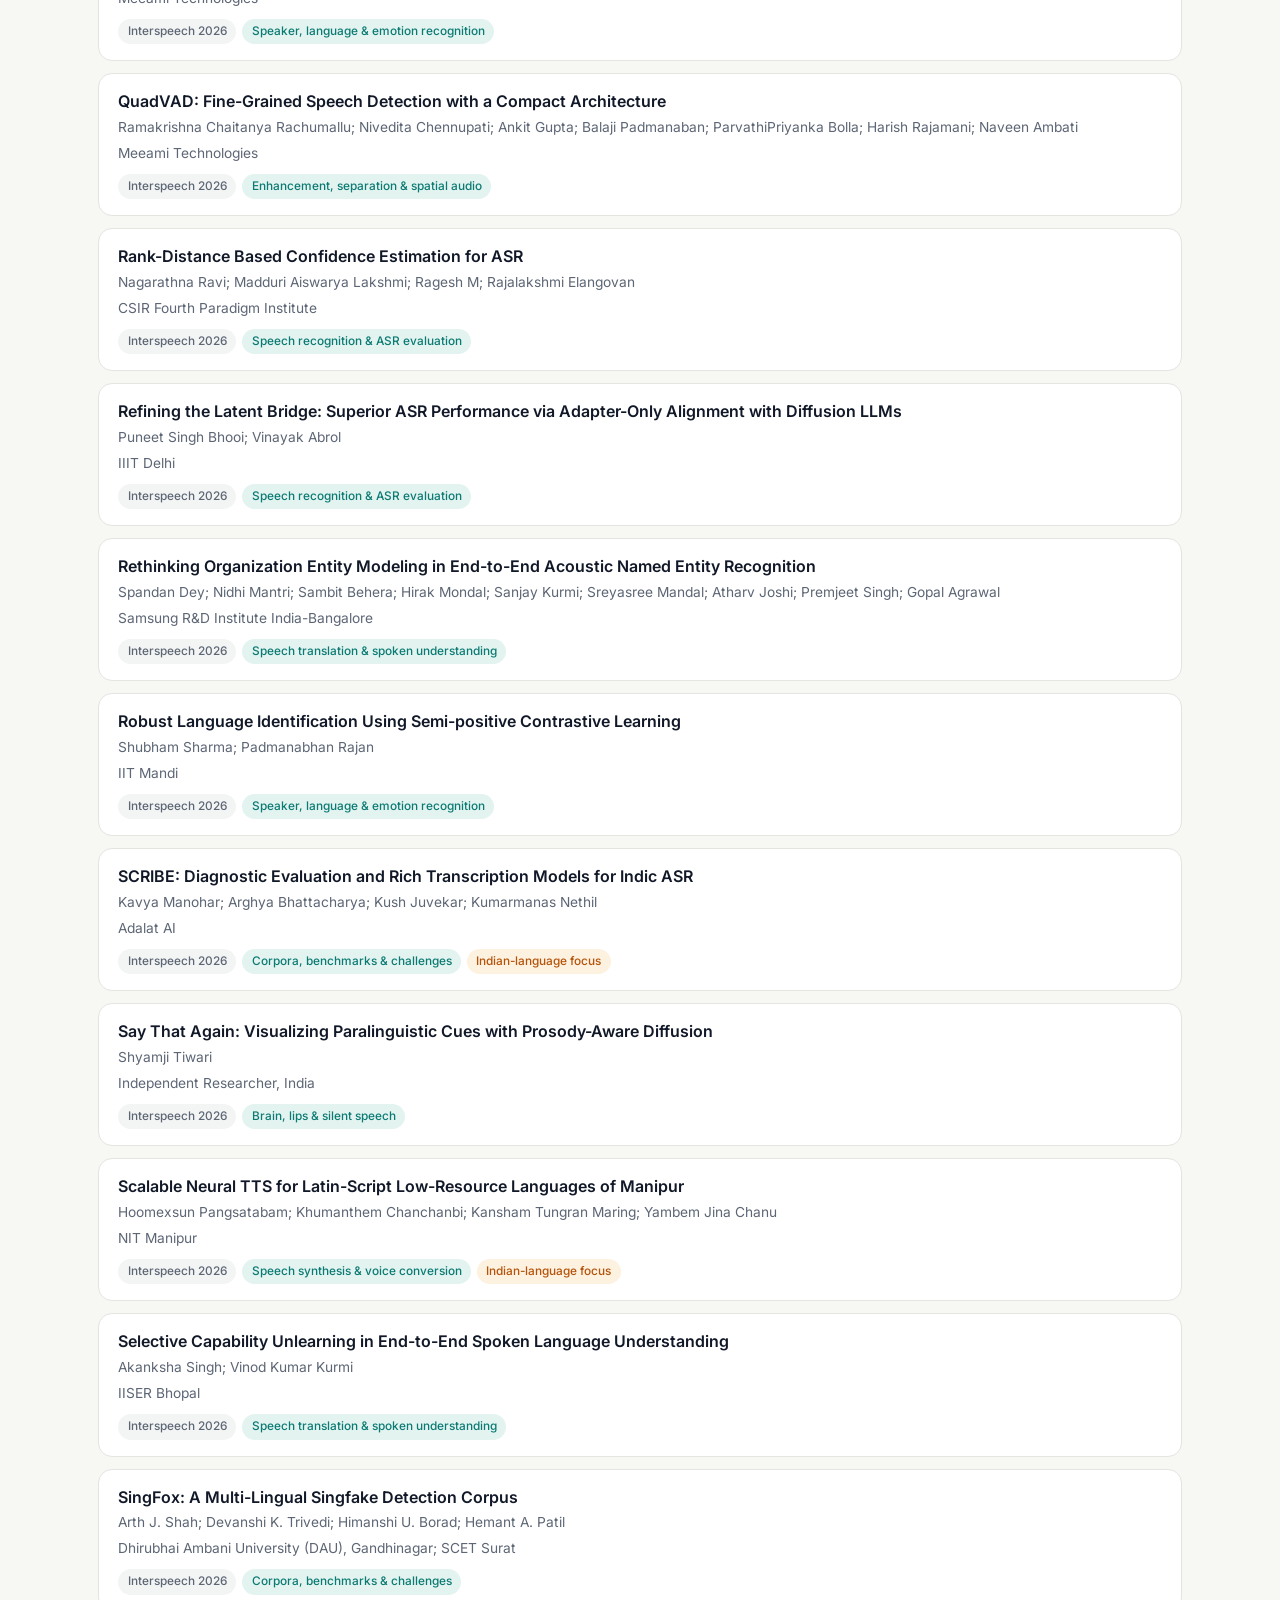
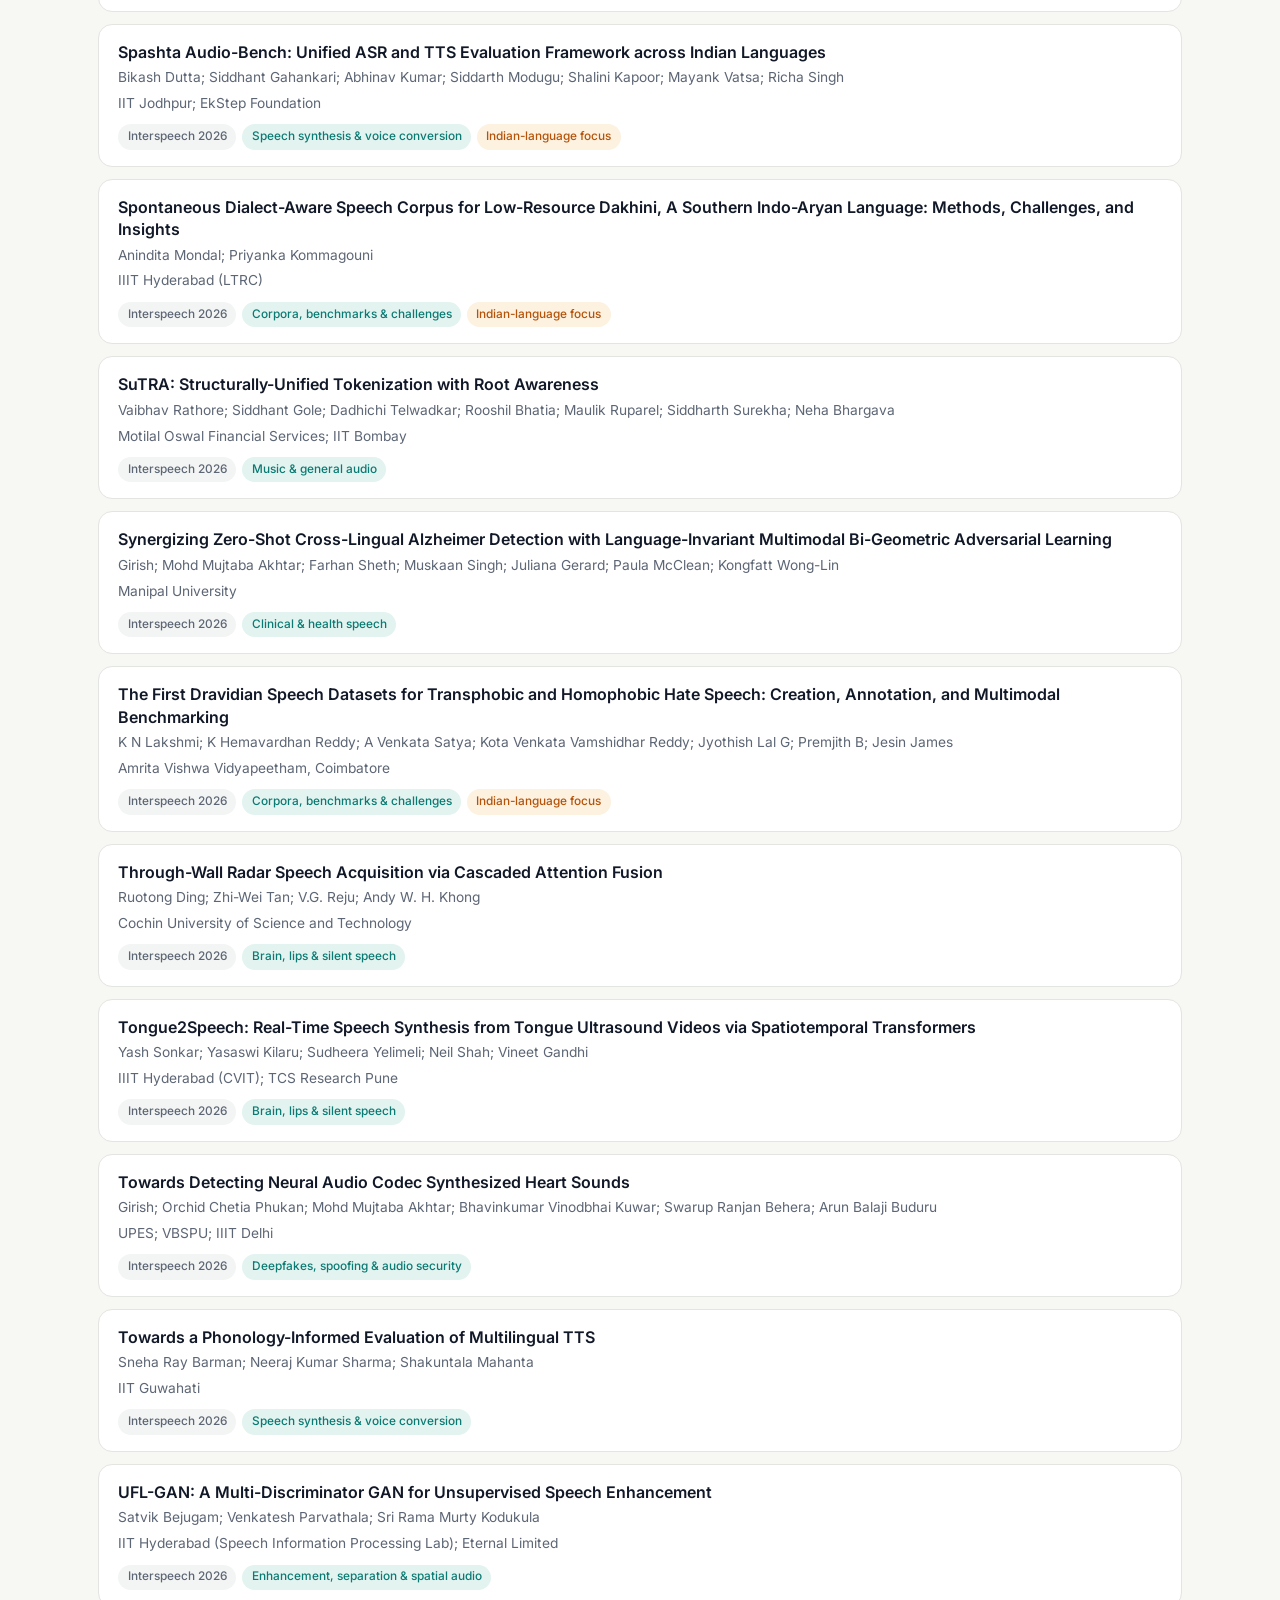
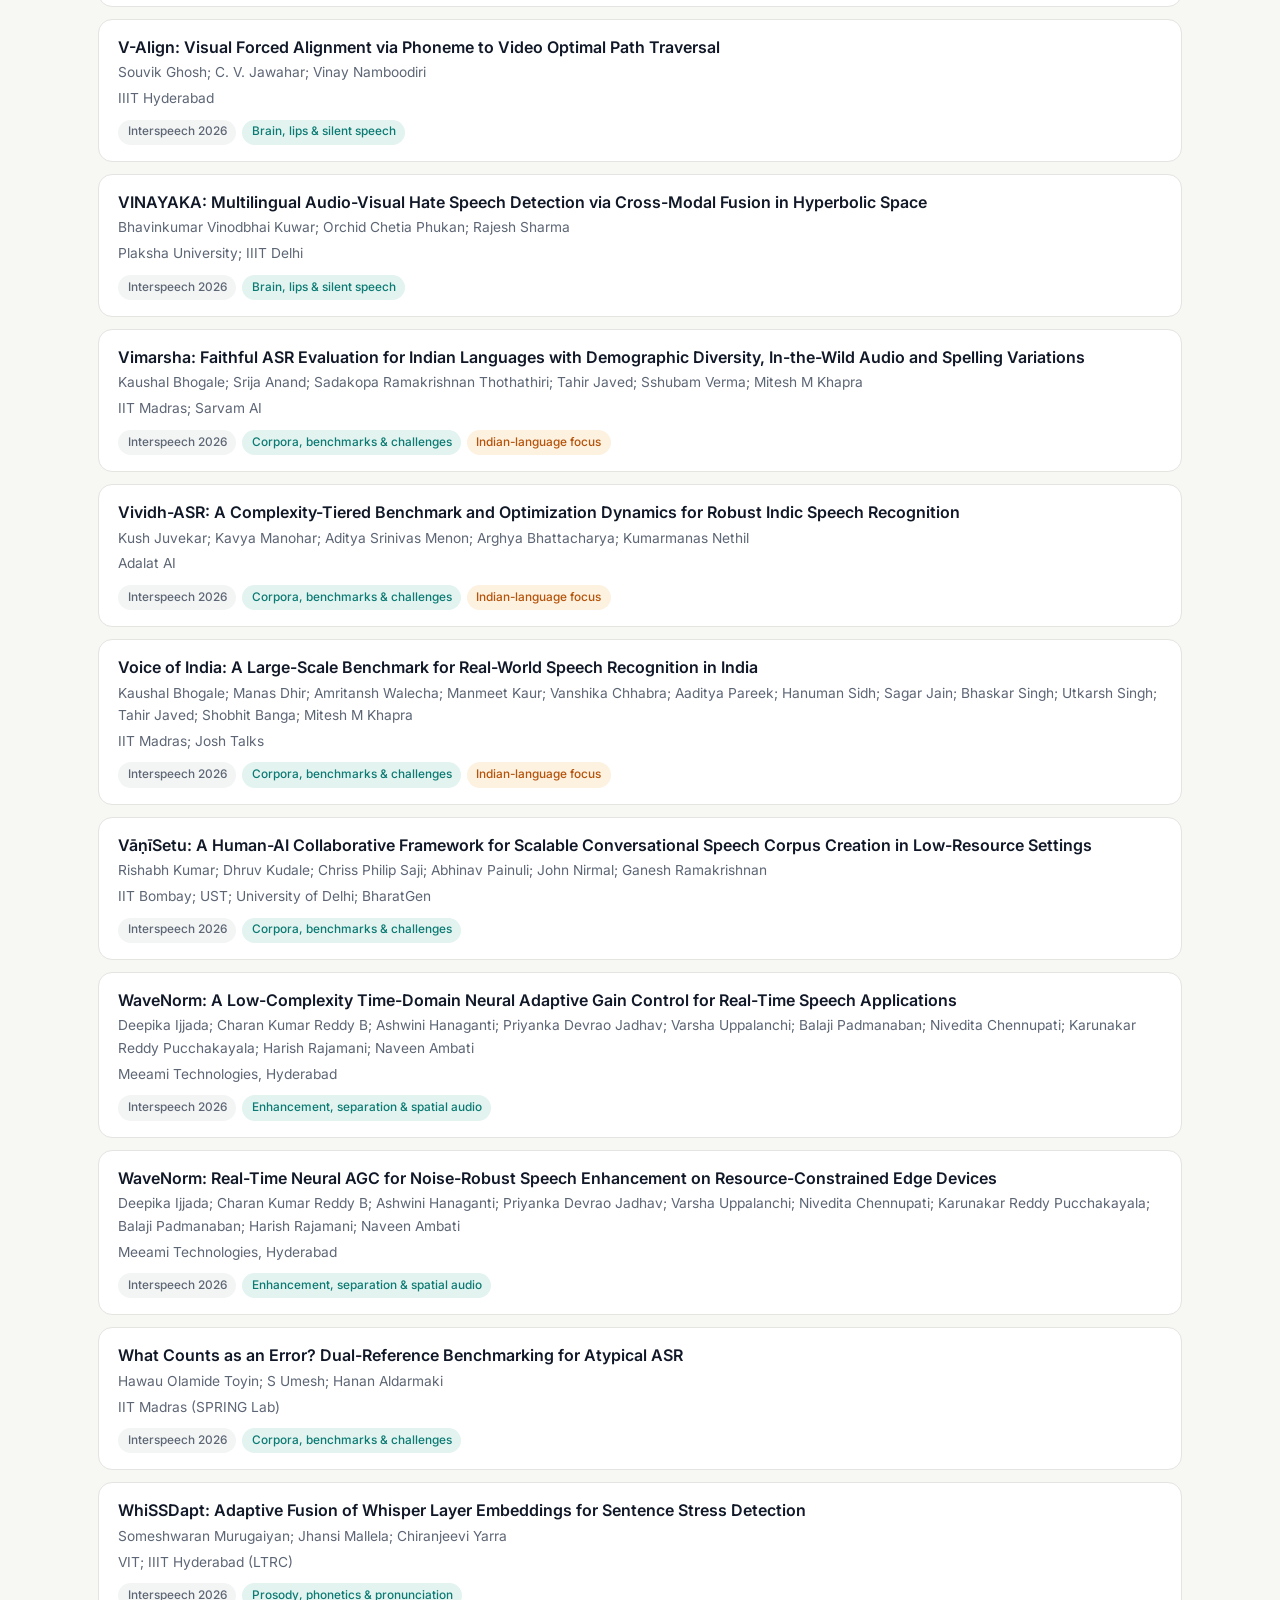
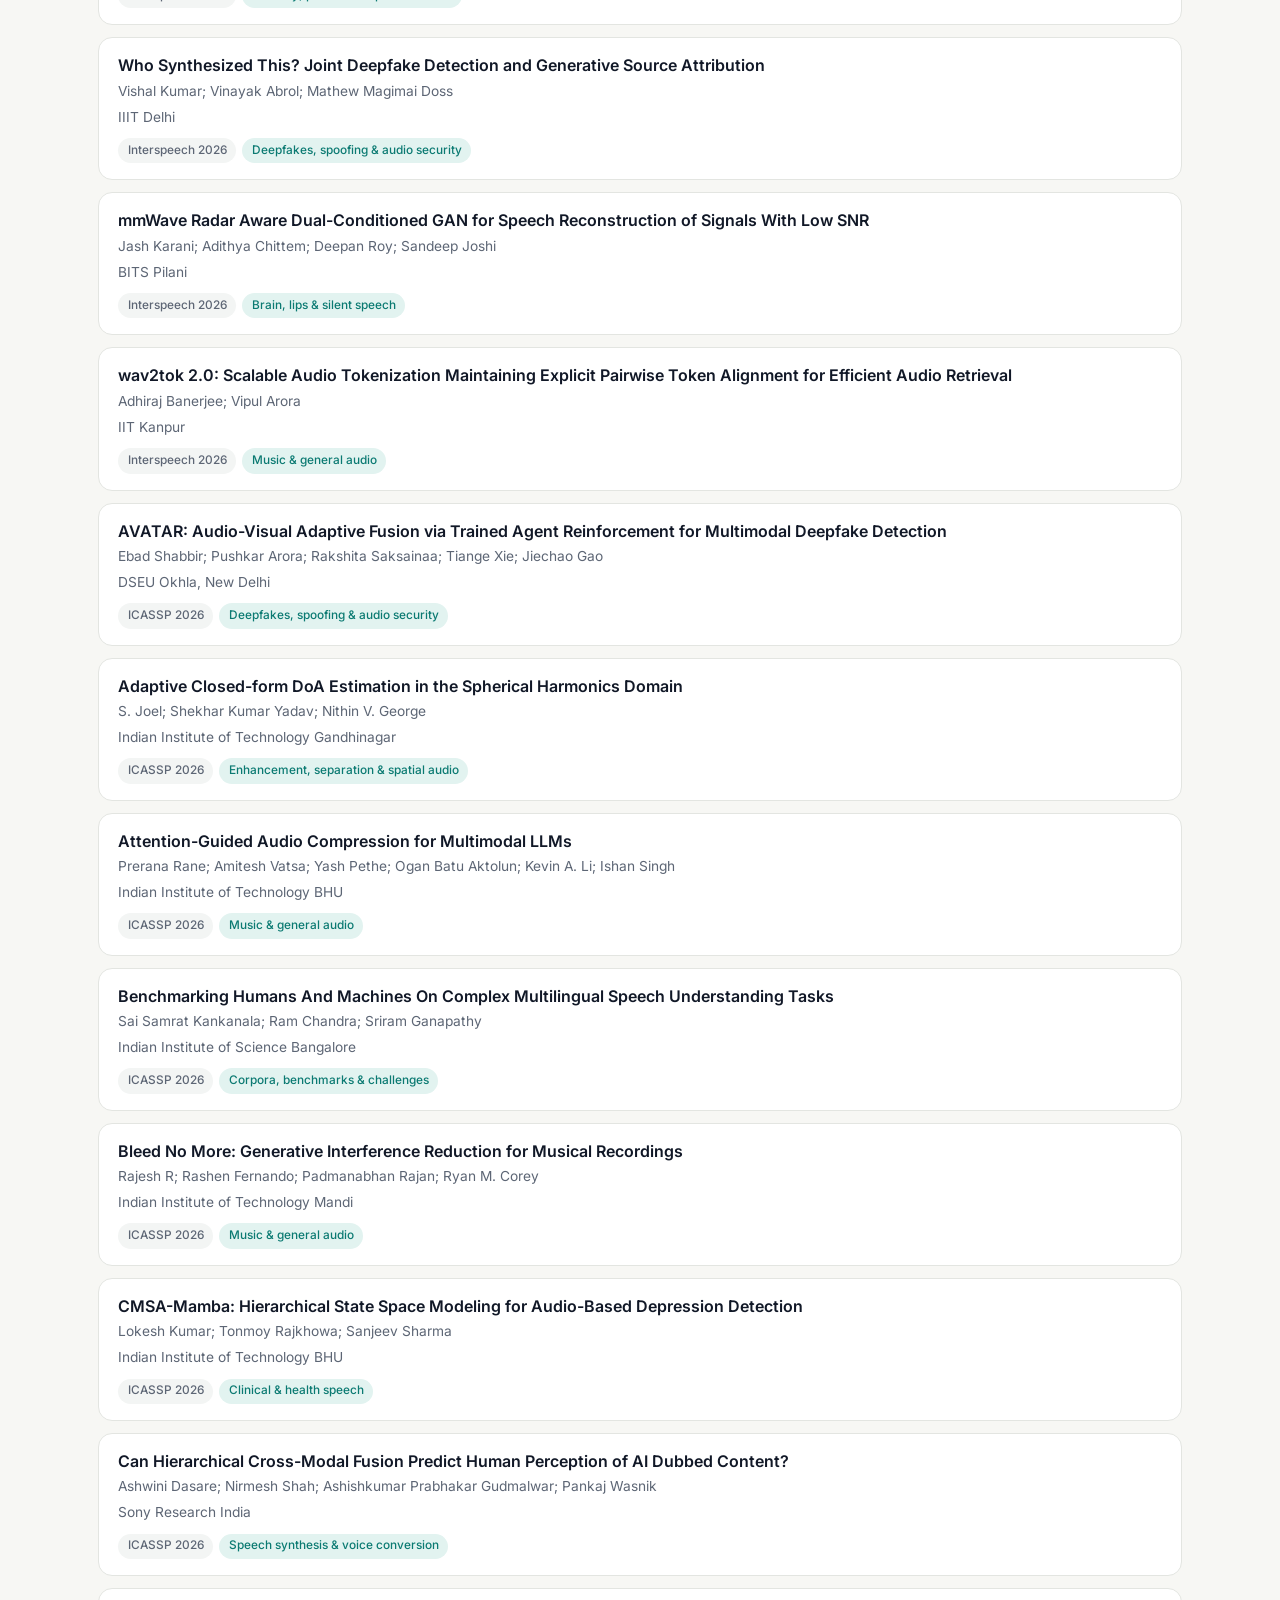
<file: outcomes.html>
<!doctype html>
<html lang="en">
<head>
<meta charset="utf-8">
<meta name="viewport" content="width=device-width, initial-scale=1">
<title>Outcomes · SIG-ILSP</title>
<meta name="description" content="Recent speech papers from India-affiliated authors.">
<script>try{var t=localStorage.getItem("sig-theme");if(t)document.documentElement.dataset.theme=t}catch(e){}</script>
<link rel="preconnect" href="https://fonts.googleapis.com">
<link rel="preconnect" href="https://fonts.gstatic.com" crossorigin>
<link href="https://fonts.googleapis.com/css2?family=Inter:wght@400;500;600;700&family=Inter+Tight:wght@600;700&display=swap" rel="stylesheet">
<link rel="stylesheet" href="assets/style.css?v=21">
</head>
<body data-page="outcomes">
<main><div class="wrap">

<header class="page-head"><p class="eyebrow">Papers and results</p><h1>Outcomes</h1><p class="lede">Papers, PhD theses and resources on speech, spoken language and audio from India.</p></header>

<div class="filters" style="position:static">
  <div class="seg" role="tablist" aria-label="View">
    <button type="button" data-view="papers" aria-pressed="true">Papers and theses</button>
    <button type="button" data-view="resources" aria-pressed="false">Resources <span class="n" id="n-resources"></span></button>
  </div>
</div>

<section id="view-resources" style="padding-top:.5rem" hidden>
  <div class="card" style="margin-bottom:1rem"><h3>Datasets, benchmarks, models and toolkits</h3><p class="small muted">Resources for speech in Indian languages, submitted by their creators or users and checked by a SIG maintainer. Check each resource's own licence and terms before use.</p>
    <a class="btn accent sm" href="https://github.com/spinlabiitg/sig-ilsp/issues/new?template=resource.yml">Add a dataset or resource</a></div>
  <div class="filters">
    <input type="search" id="rq" placeholder="Search name, description, creator or language" aria-label="Search resources">
    <select id="rtype" aria-label="Type"><option value="">All types</option></select>
    <select id="rlang" aria-label="Language"><option value="">All languages</option></select>
  </div>
  <p class="small muted" id="rcount"></p>
  <div class="grid" id="resources"></div>
</section>

<section id="view-papers" style="padding-top:.5rem">

<div class="grid" style="margin-top:1rem">
  <div class="card"><h3>Snapshot, <span id="window"></span></h3><p class="small muted">A one-time compilation for the SIG (27 Sep 2026) from the ISCA Archive and OpenAlex. It is fixed and will not be updated. Coverage is incomplete, especially for ICASSP.</p></div>
  <div class="card"><h3>Added by authors <span class="tag" id="n-added">0</span></h3><p class="small muted">Papers that authors submit themselves through a short form. A SIG maintainer checks each one before it appears.</p>
    <a class="btn accent sm" href="https://github.com/spinlabiitg/sig-ilsp/issues/new?template=paper.yml">Add your paper</a></div>
  <div class="card"><h3>PhD theses <span class="tag warm" id="n-theses">0</span></h3><p class="small muted">Theses defended at institutions in India, submitted by authors or supervisors. A good starting point for anyone new to a topic.</p>
    <a class="btn accent sm" href="https://github.com/spinlabiitg/sig-ilsp/issues/new?template=thesis.yml">Add a thesis</a></div>
</div>

<div class="filters">
  <input type="search" id="q" placeholder="Search title, author or institution" aria-label="Search papers">
  <select id="kind" aria-label="Type"><option value="">Papers and theses</option><option value="paper">Papers</option><option value="thesis">Theses</option></select>
  <select id="source" aria-label="Source"><option value="">All sources</option><option value="snapshot">Snapshot only</option><option value="submitted">Added by authors</option></select>
  <select id="venue" aria-label="Venue"><option value="">All venues</option></select>
  <label><input type="checkbox" id="indic"> Indian-language focus only</label>
</div>
<div class="chips" id="chips" role="group" aria-label="Filter by theme"></div>
<p class="small muted" id="count"></p>
<ul class="paper-list" id="papers"></ul>
<p style="margin-top:1.5rem"><a class="btn ghost" href="https://github.com/spinlabiitg/sig-ilsp/issues/new?template=paper.yml">Add a missing paper</a> <a class="btn ghost" href="https://github.com/spinlabiitg/sig-ilsp/issues/new?template=thesis.yml">Add a thesis</a></p>
</section>

</div></main>
<script src="assets/site.js?v=18"></script>
</body>
</html>
</file>
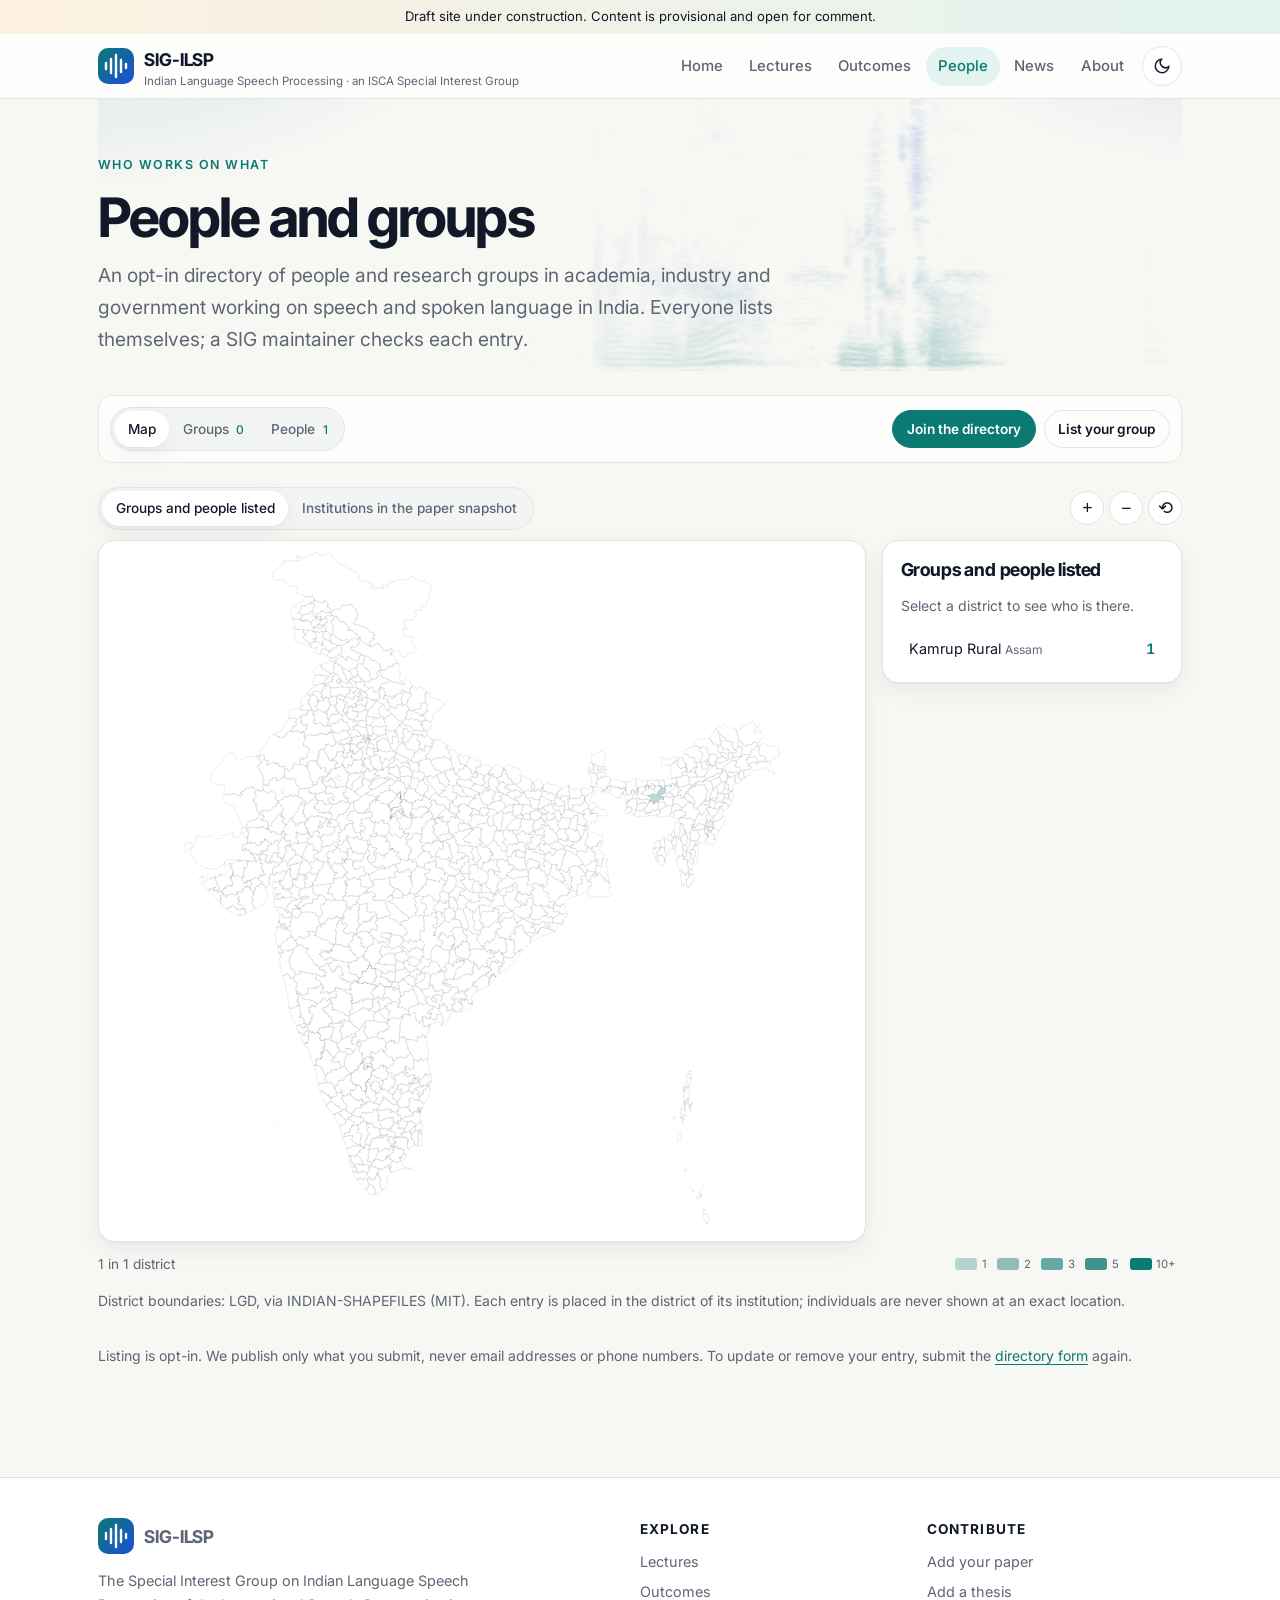
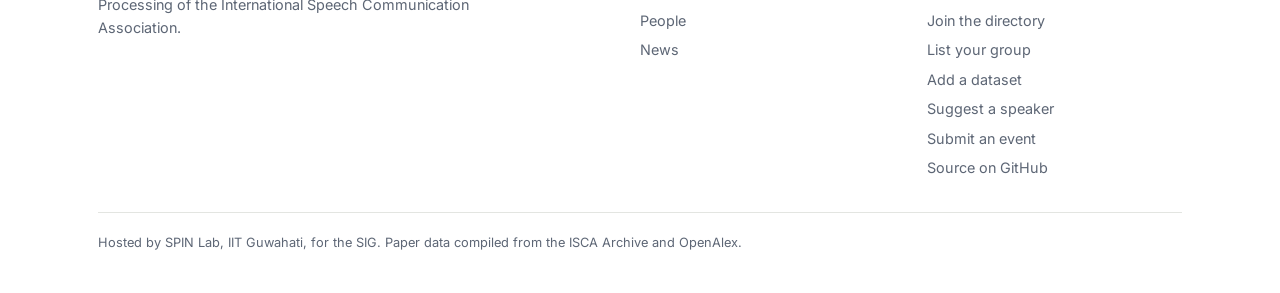
<file: people.html>
<!doctype html>
<html lang="en">
<head>
<meta charset="utf-8">
<meta name="viewport" content="width=device-width, initial-scale=1">
<title>People · SIG-ILSP</title>
<meta name="description" content="Groups and people in India working on speech and spoken language.">
<script>try{var t=localStorage.getItem("sig-theme");if(t)document.documentElement.dataset.theme=t}catch(e){}</script>
<link rel="preconnect" href="https://fonts.googleapis.com">
<link rel="preconnect" href="https://fonts.gstatic.com" crossorigin>
<link href="https://fonts.googleapis.com/css2?family=Inter:wght@400;500;600;700&family=Inter+Tight:wght@600;700&display=swap" rel="stylesheet">
<link rel="stylesheet" href="assets/style.css?v=21">
</head>
<body data-page="people">
<main><div class="wrap">

<header class="page-head"><p class="eyebrow">Who works on what</p><h1>People and groups</h1><p class="lede">An opt-in directory of people and research groups in academia, industry and government working on speech and spoken language in India. Everyone lists themselves; a SIG maintainer checks each entry.</p></header>

<div class="filters">
  <div class="seg" role="tablist" aria-label="View">
    <button type="button" data-view="map" aria-pressed="true">Map</button>
    <button type="button" data-view="groups" aria-pressed="false">Groups <span class="n" id="n-groups"></span></button>
    <button type="button" data-view="people" aria-pressed="false">People <span class="n" id="n-people"></span></button>
  </div>
  <input type="search" id="gq" placeholder="Search name, institution, topic or language" aria-label="Search" hidden>
  <span style="margin-left:auto;display:flex;gap:.5rem;flex-wrap:wrap">
    <a class="btn accent sm" href="https://github.com/spinlabiitg/sig-ilsp/issues/new?template=person.yml">Join the directory</a>
    <a class="btn ghost sm" href="https://github.com/spinlabiitg/sig-ilsp/issues/new?template=group.yml">List your group</a>
  </span>
</div>

<section id="view-map" style="padding-top:.5rem"></section>
<section id="view-groups" style="padding-top:.5rem" hidden><div class="grid" id="groups"></div></section>
<section id="view-people" style="padding-top:.5rem" hidden><div class="grid" id="people"></div></section>

<p class="small muted" style="margin-top:2rem">Listing is opt-in. We publish only what you submit, never email addresses or phone numbers. To update or remove your entry, submit the <a href="https://github.com/spinlabiitg/sig-ilsp/issues/new?template=person.yml">directory form</a> again.</p>

</div></main>
<script src="assets/map.js?v=17"></script>
<script src="assets/site.js?v=18"></script>
</body>
</html>
</file>
<file: assets/style.css>
/* SIG-ILSP site styles */
:root {
  --bg: #f7f7f4;
  --bg-2: #eef3f1;
  --surface: #ffffff;
  --surface-2: #f3f5f4;
  --ink: #111827;
  --muted: #5d6675;
  --line: #e3e5e1;
  --accent: #0b7a72;
  --accent-2: #1d4ed8;
  --accent-ink: #ffffff;
  --accent-soft: #e2f3f0;
  --warm: #b45309;
  --warm-soft: #fdf1e0;
  --glass: rgba(255, 255, 255, .72);
  --shadow: 0 1px 2px rgba(17, 24, 39, .04), 0 8px 24px rgba(17, 24, 39, .06);
  --shadow-lg: 0 2px 4px rgba(17, 24, 39, .05), 0 18px 40px rgba(17, 24, 39, .10);
  --radius: 16px;
  --wrap: 1140px;
  --head: "Inter Tight", "Inter", system-ui, sans-serif;
  --sans: "Inter", system-ui, -apple-system, "Segoe UI", "Nirmala UI", "Noto Sans", sans-serif;
  --indic: "Noto Sans", "Nirmala UI", "Mangal", "Latha", "Vrinda", system-ui, sans-serif;
  color-scheme: light;
}
@media (prefers-color-scheme: dark) {
  :root:not([data-theme="light"]) {
    --bg: #0c1015; --bg-2: #0f1a1b; --surface: #141a21; --surface-2: #1a222b;
    --ink: #e9edf2; --muted: #98a3b3; --line: #252e39;
    --accent: #3fd0c2; --accent-2: #7aa2ff; --accent-ink: #062321; --accent-soft: #143331;
    --warm: #f5b14c; --warm-soft: #33260f; --glass: rgba(12, 16, 21, .72); --spec-op: .45;
    --shadow: 0 1px 2px rgba(0, 0, 0, .3), 0 8px 24px rgba(0, 0, 0, .25);
    --shadow-lg: 0 2px 4px rgba(0, 0, 0, .3), 0 18px 40px rgba(0, 0, 0, .4);
    color-scheme: dark;
  }
}
:root[data-theme="dark"] {
  --bg: #0c1015; --bg-2: #0f1a1b; --surface: #141a21; --surface-2: #1a222b;
  --ink: #e9edf2; --muted: #98a3b3; --line: #252e39;
  --accent: #3fd0c2; --accent-2: #7aa2ff; --accent-ink: #062321; --accent-soft: #143331;
  --warm: #f5b14c; --warm-soft: #33260f; --glass: rgba(12, 16, 21, .72); --spec-op: .45;
  --shadow: 0 1px 2px rgba(0, 0, 0, .3), 0 8px 24px rgba(0, 0, 0, .25);
  --shadow-lg: 0 2px 4px rgba(0, 0, 0, .3), 0 18px 40px rgba(0, 0, 0, .4);
  color-scheme: dark;
}

* { box-sizing: border-box; }
html { -webkit-text-size-adjust: 100%; scroll-behavior: smooth; }
body { margin: 0; background: var(--bg); color: var(--ink); font: 16px/1.65 var(--sans); -webkit-font-smoothing: antialiased; }
a { color: var(--accent); text-underline-offset: 3px; }
a:hover { text-decoration-thickness: 2px; }
:focus-visible { outline: 2px solid var(--accent); outline-offset: 3px; border-radius: 6px; }
h1, h2, h3 { font-family: var(--head); line-height: 1.15; font-weight: 700; letter-spacing: -.02em; }
h1 { font-size: clamp(2rem, 5vw, 3.4rem); margin: 0 0 .75rem; letter-spacing: -.035em; }
h2 { font-size: clamp(1.4rem, 2.6vw, 1.9rem); margin: 0 0 1rem; }
h3 { font-size: 1.12rem; margin: 0 0 .4rem; letter-spacing: -.01em; }
.wrap { max-width: var(--wrap); margin: 0 auto; padding: 0 16px; }
@media (min-width: 700px) { .wrap { padding: 0 28px; } }
.muted { color: var(--muted); }
.small { font-size: .875rem; }
.eyebrow { font-size: .78rem; font-weight: 600; letter-spacing: .12em; text-transform: uppercase; color: var(--accent); margin: 0 0 .6rem; }
.lede { font-size: clamp(1.05rem, 1.6vw, 1.2rem); color: var(--muted); max-width: 44rem; margin: 0; }

/* ---------- header ---------- */
.draft-banner { background: linear-gradient(90deg, var(--warm-soft), var(--accent-soft)); color: var(--ink); font-size: .82rem; text-align: center; padding: .4rem 16px; }
.site-header { position: sticky; top: 0; z-index: 50; background: var(--glass); backdrop-filter: saturate(160%) blur(14px); -webkit-backdrop-filter: saturate(160%) blur(14px); border-bottom: 1px solid var(--line); }
.site-header .wrap { display: flex; align-items: center; justify-content: space-between; gap: 1rem; min-height: 64px; }
.brand { display: flex; align-items: center; gap: .65rem; text-decoration: none; color: var(--ink); min-width: 0; }
.brand-mark { width: 36px; height: 36px; flex: none; }
.brand b { font-family: var(--head); font-size: 1.1rem; letter-spacing: -.01em; }
.brand span { display: block; font-size: .72rem; color: var(--muted); line-height: 1.25; white-space: nowrap; overflow: hidden; text-overflow: ellipsis; }
.nav-wrap { display: flex; align-items: center; gap: .4rem; }
nav ul { list-style: none; margin: 0; padding: 0; display: flex; gap: .15rem; }
nav a { display: block; padding: .45rem .75rem; border-radius: 999px; text-decoration: none; color: var(--muted); font-size: .93rem; font-weight: 500; transition: color .15s, background .15s; }
nav a:hover { color: var(--ink); background: var(--surface-2); }
nav a[aria-current="page"] { color: var(--accent); background: var(--accent-soft); }
.icon-btn { display: inline-grid; place-items: center; width: 40px; height: 40px; border-radius: 999px; border: 1px solid var(--line); background: var(--surface); color: var(--ink); cursor: pointer; flex: none; }
.icon-btn:hover { border-color: var(--accent); color: var(--accent); }
.icon-btn svg { width: 18px; height: 18px; }
.menu-btn { display: none; }
@media (max-width: 1100px) { .brand span { display: none; } }
@media (max-width: 900px) {
  .menu-btn { display: inline-grid; }
  .brand span { display: none; }
  nav { position: absolute; top: 100%; left: 0; right: 0; background: var(--surface); border-bottom: 1px solid var(--line); box-shadow: var(--shadow); display: none; }
  nav.open { display: block; }
  nav ul { flex-direction: column; padding: .5rem 16px 1rem; }
  nav a { border-radius: 10px; padding: .7rem .9rem; font-size: 1rem; }
}

main { padding: 0 0 4rem; }
section { padding: 3.5rem 0 0; }

/* ---------- hero ---------- */
.hero { position: relative; overflow: hidden; padding: 4.5rem 0 3rem; isolation: isolate; }
.hero::before { content: ""; position: absolute; inset: -40% -10% auto -10%; height: 140%; z-index: -2;
  background:
    radial-gradient(40% 50% at 15% 30%, color-mix(in srgb, var(--accent) 22%, transparent), transparent 70%),
    radial-gradient(35% 45% at 85% 20%, color-mix(in srgb, var(--accent-2) 18%, transparent), transparent 70%),
    radial-gradient(30% 40% at 60% 80%, color-mix(in srgb, var(--warm) 14%, transparent), transparent 70%); }
.hero-grid { display: grid; grid-template-columns: minmax(0, 1.25fr) minmax(0, 1fr); gap: 2.5rem; align-items: center; }
@media (max-width: 900px) { .hero-grid { grid-template-columns: 1fr; } .hero { padding-top: 3rem; } }
.hero h1 .grad { background: linear-gradient(100deg, var(--accent), var(--accent-2)); -webkit-background-clip: text; background-clip: text; color: transparent; }
.hero-actions { display: flex; flex-wrap: wrap; gap: .7rem; margin-top: 1.8rem; }
.wave-card { position: relative; background: var(--surface); border: 1px solid var(--line); border-radius: 24px; box-shadow: var(--shadow-lg); padding: 1.4rem 1.4rem 1.1rem; }
.card-kicker { display: flex; justify-content: space-between; align-items: center; margin: 0; font-size: .75rem; font-weight: 600; letter-spacing: .1em; text-transform: uppercase; color: var(--muted); }
.card-kicker span { font-size: .7rem; letter-spacing: .04em; text-transform: none; font-weight: 500; padding: .12rem .55rem; border-radius: 999px; background: var(--accent-soft); color: var(--accent); }
canvas.wave { display: block; width: 100%; height: 120px; margin: .6rem 0 .2rem; }
.voice-word { display: flex; flex-direction: column; gap: .1rem; margin-top: .9rem; min-height: 4.4rem; }
.voice-word b { font-family: var(--indic); font-size: 2.3rem; font-weight: 600; line-height: 1.25; transition: opacity .25s, transform .25s; }
.voice-word span { font-size: .85rem; color: var(--muted); transition: opacity .25s; }
.voice-word.swap b, .voice-word.swap span { opacity: 0; transform: translateY(6px); }
.player { display: flex; align-items: center; gap: .5rem; flex-wrap: wrap; margin-top: .4rem; }
.wave-card .cap { font-size: .78rem; color: var(--muted); margin: .4rem 0 0; }

/* ticker */
.ticker { margin-top: 2.5rem; border-block: 1px solid var(--line); overflow: hidden; mask-image: linear-gradient(90deg, transparent, #000 8%, #000 92%, transparent); -webkit-mask-image: linear-gradient(90deg, transparent, #000 8%, #000 92%, transparent); }
.ticker-track { display: flex; gap: 2.5rem; width: max-content; padding: .8rem 0; animation: scroll 60s linear infinite; font-family: var(--indic); color: var(--muted); font-size: 1.05rem; }
.ticker-track span small { font-family: var(--sans); font-size: .72rem; margin-left: .4rem; opacity: .7; }
@keyframes scroll { to { transform: translateX(-50%); } }

/* ---------- buttons ---------- */
.btn { display: inline-flex; align-items: center; gap: .45rem; padding: .7rem 1.15rem; border-radius: 999px; background: var(--ink); color: var(--bg); text-decoration: none; font-weight: 600; font-size: .95rem; border: 1px solid var(--ink); cursor: pointer; transition: transform .15s, box-shadow .15s, background .15s; }
.btn:hover { transform: translateY(-1px); box-shadow: var(--shadow); text-decoration: none; }
.btn.accent { background: var(--accent); border-color: var(--accent); color: var(--accent-ink); }
.btn.ghost { background: transparent; color: var(--ink); border-color: var(--line); }
.btn.ghost:hover { border-color: var(--accent); color: var(--accent); }
.btn.sm { padding: .45rem .85rem; font-size: .85rem; }
.btn svg { width: 16px; height: 16px; }

/* ---------- entry paths ---------- */
.paths { display: grid; grid-template-columns: repeat(auto-fit, minmax(260px, 1fr)); gap: 1rem; }
.path { position: relative; display: flex; flex-direction: column; gap: .5rem; text-decoration: none; color: var(--ink); background: var(--surface); border: 1px solid var(--line); border-radius: var(--radius); padding: 1.5rem; box-shadow: var(--shadow); transition: transform .2s, box-shadow .2s, border-color .2s; }
.path:hover { transform: translateY(-4px); box-shadow: var(--shadow-lg); border-color: color-mix(in srgb, var(--accent) 45%, var(--line)); text-decoration: none; }
.path .ico { width: 44px; height: 44px; border-radius: 12px; display: grid; place-items: center; background: var(--accent-soft); color: var(--accent); }
.path .ico svg { width: 22px; height: 22px; }
.path .who { font-size: .75rem; text-transform: uppercase; letter-spacing: .1em; color: var(--muted); font-weight: 600; margin-top: .4rem; }
.path h3 { margin: 0; font-size: 1.25rem; }
.path p { margin: 0; color: var(--muted); font-size: .95rem; }
.path .go { margin-top: auto; padding-top: .6rem; font-weight: 600; color: var(--accent); font-size: .9rem; }
.path .go::after { content: " →"; transition: margin .2s; }
.path:hover .go::after { margin-left: 4px; }

/* ---------- cards & grids ---------- */
.grid { display: grid; grid-template-columns: repeat(auto-fit, minmax(300px, 1fr)); gap: 1rem; }
.card { background: var(--surface); border: 1px solid var(--line); border-radius: var(--radius); padding: 1.35rem 1.4rem; box-shadow: var(--shadow); }
a.card, .card.link { display: block; color: var(--ink); text-decoration: none; transition: transform .2s, box-shadow .2s, border-color .2s; }
a.card:hover, .card.link:hover { transform: translateY(-3px); box-shadow: var(--shadow-lg); border-color: color-mix(in srgb, var(--accent) 45%, var(--line)); text-decoration: none; }
.card h3 a { color: var(--ink); text-decoration: none; }
.card h3 a:hover { color: var(--accent); }
.card p { margin: .35rem 0; }
.card .meta { display: flex; flex-wrap: wrap; gap: .35rem; margin-top: .8rem; }
.tag { display: inline-flex; align-items: center; font-size: .74rem; font-weight: 500; padding: .18rem .6rem; border-radius: 999px; background: var(--accent-soft); color: var(--accent); white-space: nowrap; }
.tag.warm { background: var(--warm-soft); color: var(--warm); }
.tag.plain { background: var(--surface-2); color: var(--muted); }

.section-head { display: flex; justify-content: space-between; align-items: end; gap: 1rem; flex-wrap: wrap; margin-bottom: 1.2rem; }
.section-head h2 { margin: 0; }
.section-head a { font-weight: 600; font-size: .92rem; text-decoration: none; }
.section-head a::after { content: " →"; }

/* stats */
.stats { display: grid; grid-template-columns: repeat(auto-fit, minmax(190px, 1fr)); gap: 1rem; }
.stat { background: var(--surface); border: 1px solid var(--line); border-radius: var(--radius); padding: 1.3rem 1.4rem; box-shadow: var(--shadow); }
.stat b { display: block; font-family: var(--head); font-size: 2.6rem; line-height: 1; letter-spacing: -.03em; background: linear-gradient(100deg, var(--accent), var(--accent-2)); -webkit-background-clip: text; background-clip: text; color: transparent; font-variant-numeric: tabular-nums; }
.stat span { display: block; margin-top: .5rem; font-size: .88rem; color: var(--muted); }

/* lectures */
.lecture { display: grid; grid-template-columns: auto 1fr; gap: 1.4rem; align-items: start; position: relative; overflow: hidden; }
.lecture::before { content: ""; position: absolute; inset: 0 auto 0 0; width: 4px; background: linear-gradient(180deg, var(--warm), var(--accent)); }
.datebox { text-align: center; background: var(--warm-soft); color: var(--warm); border-radius: 14px; padding: .8rem 1rem; min-width: 84px; font-weight: 600; font-size: .8rem; line-height: 1.3; }
.datebox .d { font-family: var(--head); font-size: 2rem; line-height: 1; display: block; letter-spacing: -.02em; }
.lecture .actions { display: flex; flex-wrap: wrap; gap: .5rem; margin-top: .9rem; }
.live-dot { display: inline-block; width: 8px; height: 8px; border-radius: 50%; background: #e11d48; margin-right: .4rem; animation: blink 1.6s infinite; vertical-align: middle; }
@keyframes blink { 50% { opacity: .25; } }

/* lists */
.event-list, .paper-list { list-style: none; margin: 0; padding: 0; display: grid; gap: .75rem; }
.event-list li, .paper-list li { background: var(--surface); border: 1px solid var(--line); border-radius: 14px; padding: 1rem 1.2rem; transition: border-color .2s; }
.event-list li:hover, .paper-list li:hover { border-color: color-mix(in srgb, var(--accent) 40%, var(--line)); }
.event-list li { display: grid; grid-template-columns: 92px 1fr; gap: 1rem; align-items: start; }
.event-list .cal { text-align: center; border-radius: 10px; background: var(--surface-2); padding: .45rem .3rem; font-size: .72rem; color: var(--muted); font-weight: 600; text-transform: uppercase; letter-spacing: .05em; }
.event-list .cal b { display: block; font-family: var(--head); font-size: 1.35rem; color: var(--ink); letter-spacing: -.02em; text-transform: none; }
.event-list .when { font-size: .82rem; color: var(--muted); }
.event-list a, .paper-list .t a { color: var(--ink); text-decoration: none; }
.event-list a:hover, .paper-list .t a:hover { color: var(--accent); text-decoration: underline; }
.paper-list .t { font-weight: 600; line-height: 1.4; }
.paper-list .a { font-size: .86rem; color: var(--muted); margin-top: .2rem; }
.paper-list .meta { display: flex; flex-wrap: wrap; gap: .35rem; margin-top: .6rem; }

/* filters */
.filters { position: sticky; top: 72px; z-index: 10; display: flex; flex-wrap: wrap; gap: .6rem; margin: 1.5rem 0 1rem; align-items: center; padding: .7rem; border-radius: 14px; background: var(--glass); backdrop-filter: blur(12px); -webkit-backdrop-filter: blur(12px); border: 1px solid var(--line); }
.filters input[type=search], .filters select { font: inherit; font-size: .93rem; padding: .55rem .8rem; border: 1px solid var(--line); border-radius: 10px; background: var(--surface); color: var(--ink); max-width: 100%; min-width: 0; }
.filters input[type=search] { flex: 1 1 240px; }
.filters select { flex: 0 1 220px; }
.filters label { font-size: .88rem; color: var(--muted); display: flex; align-items: center; gap: .4rem; cursor: pointer; }
.chips { display: flex; flex-wrap: wrap; gap: .4rem; margin: 0 0 1rem; }
.chip { font: inherit; font-size: .8rem; padding: .35rem .75rem; border-radius: 999px; border: 1px solid var(--line); background: var(--surface); color: var(--muted); cursor: pointer; }
.chip:hover { border-color: var(--accent); color: var(--accent); }
.chip[aria-pressed="true"] { background: var(--accent); border-color: var(--accent); color: var(--accent-ink); }

/* page header */
.page-head { position: relative; padding: 3.5rem 0 1rem; isolation: isolate; }
.page-head::before { content: ""; position: absolute; inset: -30% -20% 0 -20%; z-index: -1;
  background: radial-gradient(40% 70% at 10% 0%, color-mix(in srgb, var(--accent) 14%, transparent), transparent 70%),
              radial-gradient(30% 60% at 90% 0%, color-mix(in srgb, var(--accent-2) 12%, transparent), transparent 70%); }
.crumb { font-size: .88rem; text-decoration: none; font-weight: 500; }

/* problem page */
.two-col { display: grid; grid-template-columns: minmax(0, 2fr) minmax(0, 1fr); gap: 2.5rem; align-items: start; }
.two-col aside { position: sticky; top: 84px; }
@media (max-width: 860px) { .two-col { grid-template-columns: 1fr; } .two-col aside { position: static; } .lecture { grid-template-columns: 1fr; } }
.box { background: var(--surface); border: 1px solid var(--line); border-radius: var(--radius); padding: 1.1rem 1.25rem; margin-bottom: 1rem; box-shadow: var(--shadow); }
.box h3 { font-size: .95rem; font-family: var(--sans); font-weight: 700; display: flex; align-items: center; gap: .5rem; }
.box ul { margin: .3rem 0; padding-left: 1.1rem; }
.box li { margin: .35rem 0; }
.qlist { counter-reset: q; list-style: none; padding: 0; display: grid; gap: .6rem; }
.qlist li { counter-increment: q; position: relative; padding: .8rem 1rem .8rem 3rem; background: var(--surface); border: 1px solid var(--line); border-radius: 12px; }
.qlist li::before { content: counter(q); position: absolute; left: .9rem; top: .75rem; width: 1.5rem; height: 1.5rem; border-radius: 50%; display: grid; place-items: center; background: var(--accent-soft); color: var(--accent); font-weight: 700; font-size: .8rem; }

/* table */
table { width: 100%; border-collapse: collapse; font-size: .95rem; }
th, td { text-align: left; padding: .7rem .6rem; border-bottom: 1px solid var(--line); }
th { color: var(--muted); font-weight: 600; font-size: .8rem; text-transform: uppercase; letter-spacing: .06em; }
tbody tr:hover { background: var(--surface-2); }
td.num { text-align: right; font-variant-numeric: tabular-nums; font-weight: 600; }
.bar { height: 8px; background: linear-gradient(90deg, var(--accent), var(--accent-2)); border-radius: 4px; }
.table-wrap { overflow-x: auto; background: var(--surface); border: 1px solid var(--line); border-radius: var(--radius); padding: .4rem .8rem; box-shadow: var(--shadow); }

/* CTA band */
.cta { margin-top: 3.5rem; border-radius: 24px; padding: 2.2rem; color: #fff; background: linear-gradient(120deg, #0b7a72, #1d4ed8); display: flex; gap: 1.5rem; justify-content: space-between; align-items: center; flex-wrap: wrap; box-shadow: var(--shadow-lg); }
.cta h2 { margin: 0 0 .3rem; color: #fff; }
.cta p { margin: 0; opacity: .9; max-width: 36rem; }
.cta .btn { background: #fff; color: #0b3b5c; border-color: #fff; }

/* footer */
.site-footer { margin-top: 2rem; border-top: 1px solid var(--line); padding: 2.5rem 0 2.5rem; font-size: .9rem; color: var(--muted); background: var(--surface); }
.foot-grid { display: grid; grid-template-columns: 2fr 1fr 1fr; gap: 2rem; }
@media (max-width: 760px) { .foot-grid { grid-template-columns: 1fr 1fr; } .foot-grid > :first-child { grid-column: 1 / -1; } }
.site-footer h4 { margin: 0 0 .6rem; color: var(--ink); font-size: .85rem; text-transform: uppercase; letter-spacing: .08em; }
.site-footer ul { list-style: none; margin: 0; padding: 0; display: grid; gap: .35rem; }
.site-footer a { color: var(--muted); text-decoration: none; }
.site-footer a:hover { color: var(--accent); }
.foot-note { margin-top: 2rem; padding-top: 1.2rem; border-top: 1px solid var(--line); font-size: .8rem; }

/* reveal */
.reveal { opacity: 0; transform: translateY(14px); transition: opacity .6s ease, transform .6s ease; }
.reveal.in { opacity: 1; transform: none; }

@media (prefers-reduced-motion: reduce) {
  *, *::before, *::after { animation: none !important; transition: none !important; scroll-behavior: auto !important; }
  .reveal { opacity: 1; transform: none; }
  .ticker-track { flex-wrap: wrap; width: auto; justify-content: center; row-gap: .4rem; }
}

/* speech spectrogram backdrop (hero and page headers) */
.hero-spec { position: absolute; inset: 0; z-index: -1; width: 100%; height: 100%; opacity: var(--spec-op, .65); pointer-events: none;
  -webkit-mask-image: linear-gradient(90deg, transparent, #000 40%, #000 92%, transparent);
  mask-image: linear-gradient(90deg, transparent, #000 40%, #000 92%, transparent); }
.page-head { overflow: hidden; }
.page-head .hero-spec { opacity: calc(var(--spec-op, .65) * .55); -webkit-mask-image: linear-gradient(90deg, transparent 35%, #000 75%, transparent); mask-image: linear-gradient(90deg, transparent 35%, #000 75%, transparent); }
@media (max-width: 900px) { .hero-spec { opacity: calc(var(--spec-op, .65) * .6); } }

/* spacing for headings that sit directly in page content */
.wrap > h2 { margin-top: 2.75rem; }
.lecture .datebox { justify-self: start; }

/* segmented control */
.seg { display: inline-flex; padding: 3px; border-radius: 999px; background: var(--surface-2); border: 1px solid var(--line); flex-wrap: wrap; }
.seg button { font: inherit; font-size: .85rem; font-weight: 500; border: 0; background: transparent; color: var(--muted); padding: .4rem .85rem; border-radius: 999px; cursor: pointer; }
.seg button[aria-pressed="true"] { background: var(--surface); color: var(--ink); box-shadow: var(--shadow); }
.seg .n { font-size: .75rem; color: var(--accent); margin-left: .2rem; }

/* district map */
.map-bar { display: flex; justify-content: space-between; align-items: center; gap: .6rem; flex-wrap: wrap; margin-bottom: .6rem; }
.zoom { display: flex; gap: .3rem; }
.zoom .icon-btn { width: 34px; height: 34px; font-size: 1.1rem; }
.map-wrap { position: relative; display: grid; grid-template-columns: minmax(0, 1fr) 300px; gap: 1rem; align-items: start; }
@media (max-width: 860px) { .map-wrap { grid-template-columns: 1fr; } }
svg.dmap { width: 100%; height: auto; max-height: 78vh; background: var(--surface); border: 1px solid var(--line); border-radius: var(--radius); box-shadow: var(--shadow); touch-action: none; cursor: grab; }
svg.dmap path { fill: var(--accent); fill-opacity: 0; stroke: var(--muted); stroke-opacity: .35; stroke-width: calc(.35px * var(--sw, 1)); vector-effect: non-scaling-stroke; transition: fill-opacity .3s; }
svg.dmap path:not(.has) { fill: var(--surface-2); fill-opacity: 1; }
svg.dmap path:hover { stroke: var(--ink); stroke-opacity: 1; stroke-width: 1.2px; }
svg.dmap path.sel { stroke: var(--warm); stroke-opacity: 1; stroke-width: 2px; }
.map-tip { position: absolute; pointer-events: none; z-index: 5; background: var(--ink); color: var(--bg); font-size: .8rem; line-height: 1.35; padding: .4rem .6rem; border-radius: 8px; box-shadow: var(--shadow); max-width: 240px; }
.map-panel { background: var(--surface); border: 1px solid var(--line); border-radius: var(--radius); padding: 1rem 1.1rem; box-shadow: var(--shadow); max-height: 78vh; overflow: auto; }
.map-panel h3 { margin: .2rem 0 0; }
.linkish { font: inherit; background: none; border: 0; padding: 0; color: var(--accent); cursor: pointer; }
.dlist { list-style: none; padding: 0; margin: .6rem 0 0; display: grid; gap: .2rem; }
.dlist button { width: 100%; display: flex; justify-content: space-between; gap: .5rem; font: inherit; font-size: .9rem; text-align: left; background: none; border: 0; border-radius: 8px; padding: .35rem .5rem; color: var(--ink); cursor: pointer; }
.dlist button:hover { background: var(--surface-2); }
.dlist span { font-weight: 600; color: var(--accent); font-variant-numeric: tabular-nums; }
.plist { list-style: none; padding: 0; margin: .8rem 0 0; display: grid; gap: .7rem; }
.plist a { font-weight: 600; color: var(--ink); text-decoration: none; }
.plist a:hover { color: var(--accent); text-decoration: underline; }
.map-legend { display: flex; justify-content: space-between; align-items: center; gap: 1rem; flex-wrap: wrap; margin: .7rem 0 .3rem; font-size: .85rem; color: var(--muted); }
.ramp { display: inline-flex; align-items: center; gap: .3rem; }
.ramp i { width: 22px; height: 12px; border-radius: 3px; background: var(--accent); opacity: var(--o); display: inline-block; }
.ramp small { margin-right: .35rem; }
.dlist em { font-style: normal; }
.dlist em small { font-size: .75rem; }
.hero h1 .grad { white-space: nowrap; }
</file>
